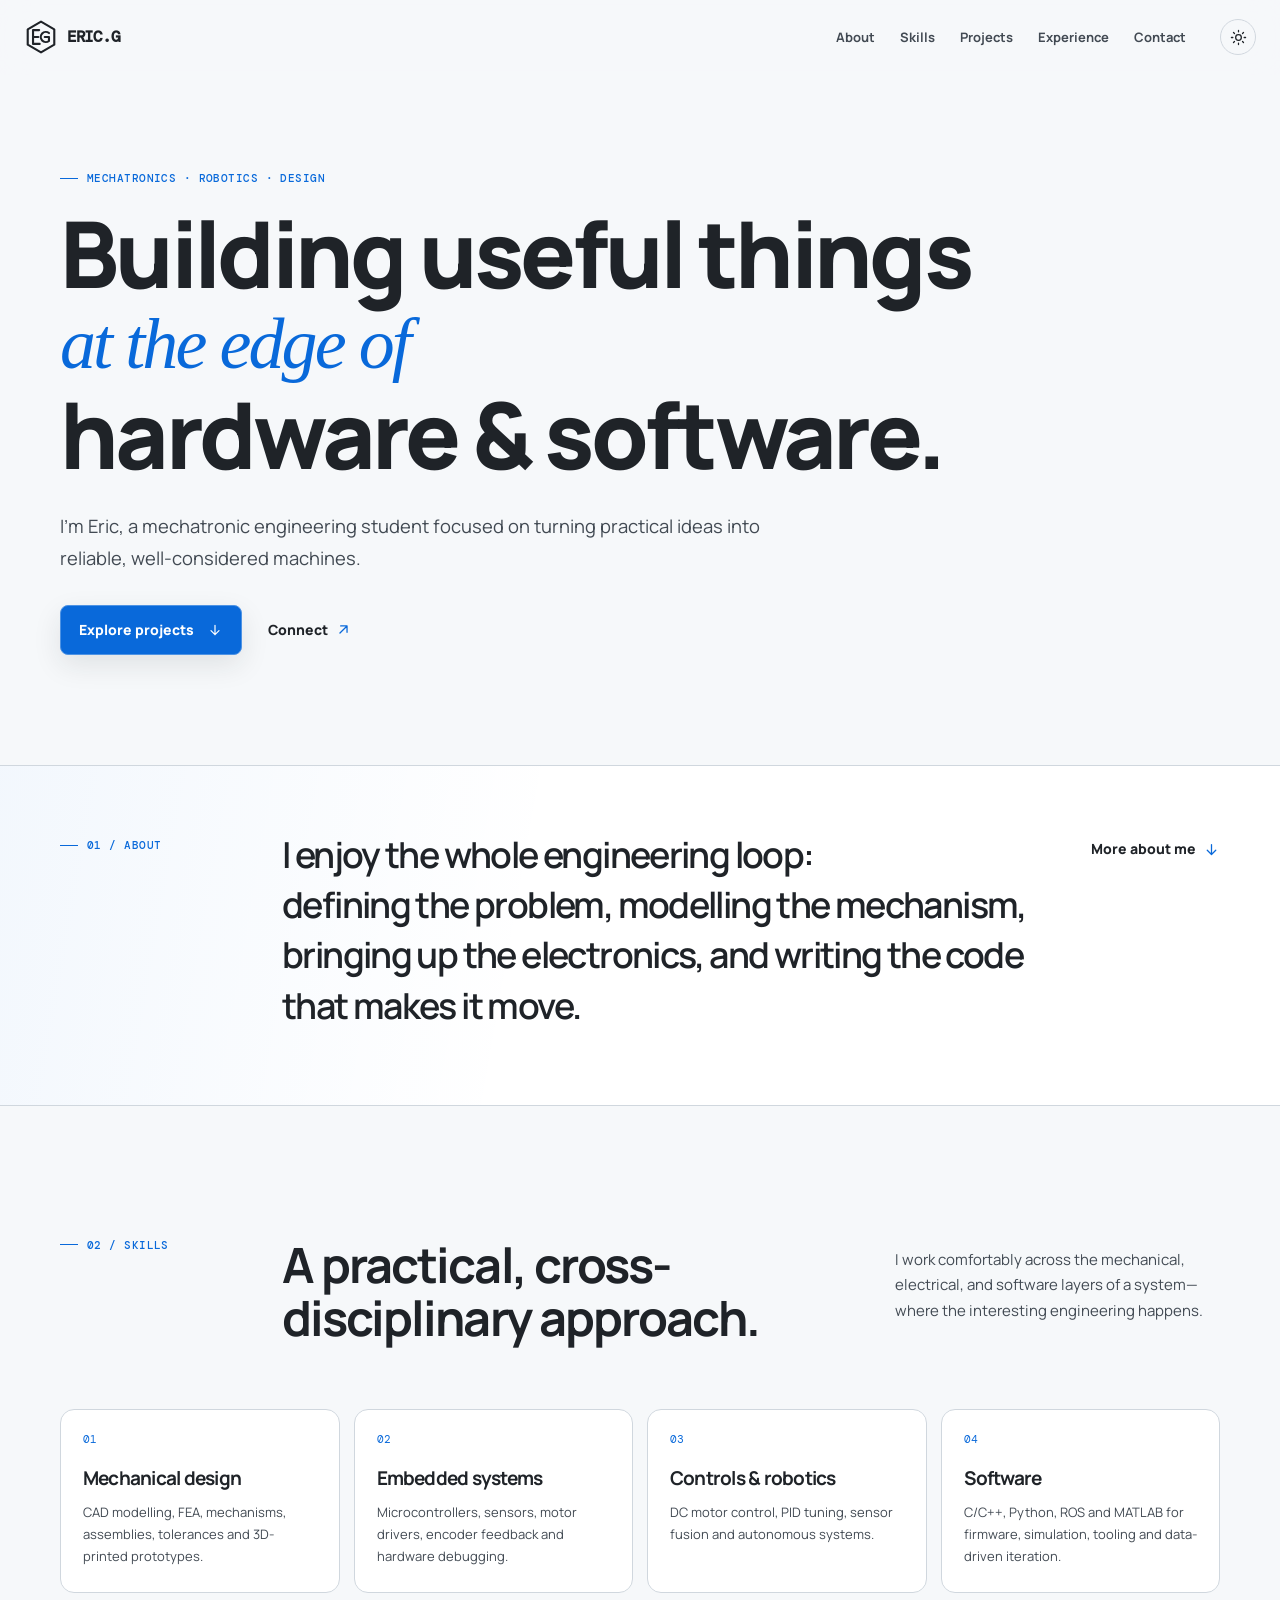
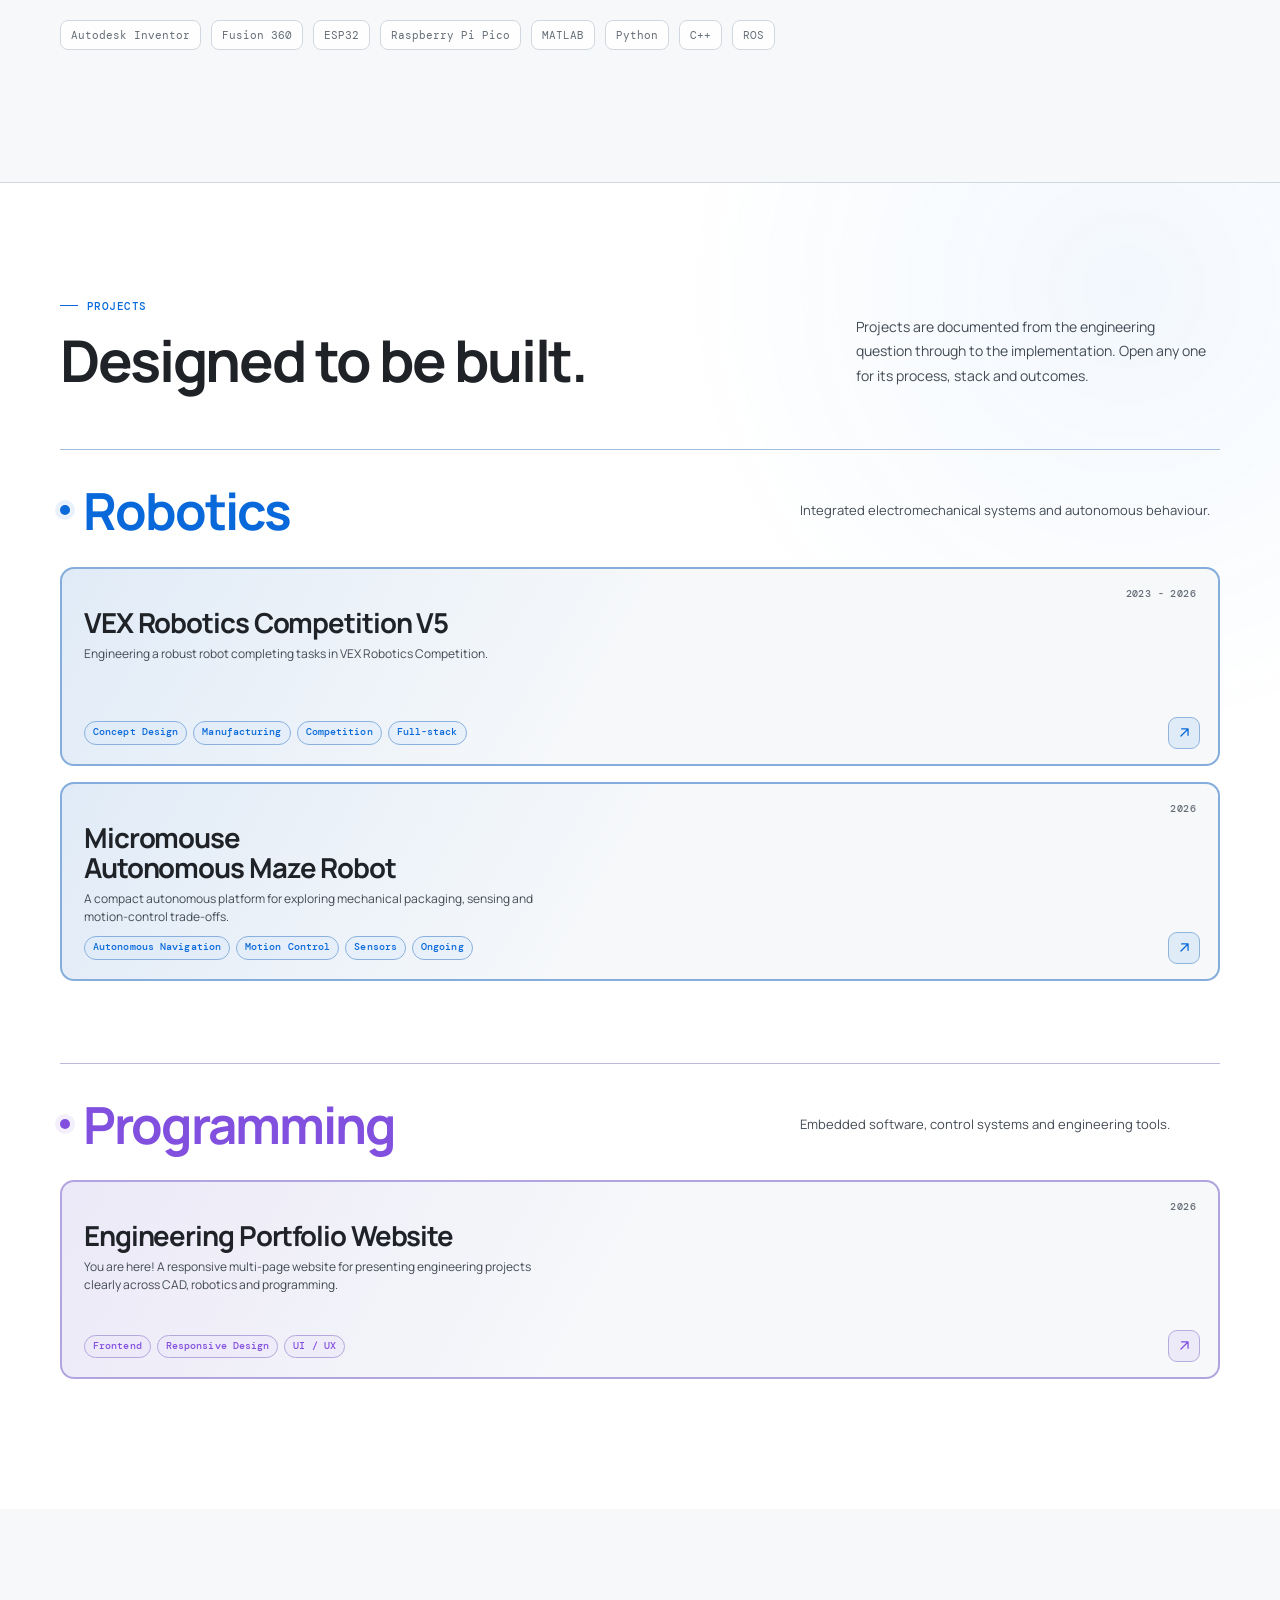
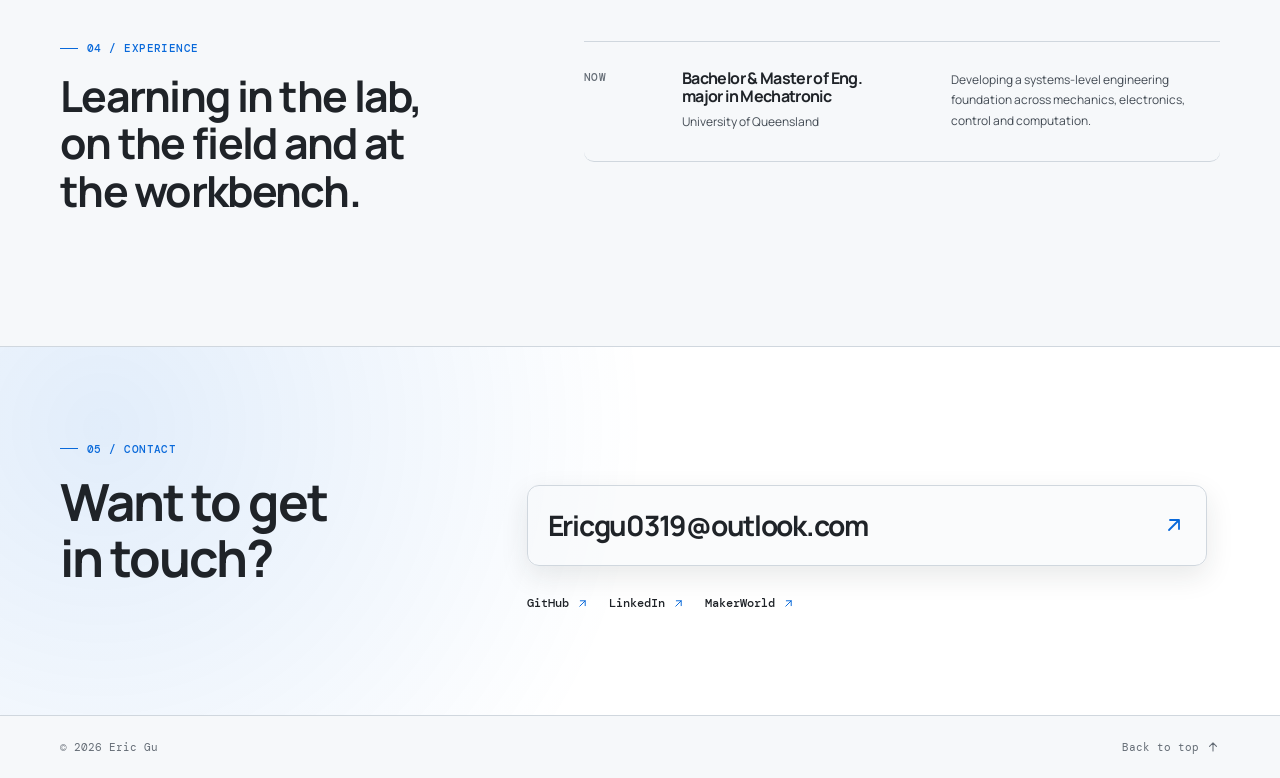
<file: index.html>
<!doctype html>
<html lang="en">

<head>
  <meta charset="UTF-8" />
  <meta name="viewport" content="width=device-width, initial-scale=1.0" />
  <meta name="description" content="Eric Gu — Mechatronic Engineering student and robotics engineer portfolio." />
  <title>Eric Gu | Mechatronics & Robotics</title>
  <script>
    document.documentElement.classList.add('js');
    (() => {
      const saved = localStorage.getItem('portfolio-theme');
      document.documentElement.dataset.theme =
        saved || (matchMedia('(prefers-color-scheme: dark)').matches ? 'dark' : 'light');
    })();
  </script>
  <link rel="preconnect" href="https://fonts.googleapis.com" />
  <link rel="preconnect" href="https://fonts.gstatic.com" crossorigin />
  <link
    href="https://fonts.googleapis.com/css2?family=DM+Mono:wght@400;500&family=Manrope:wght@400;500;600;700;800&display=swap"
    rel="stylesheet" />
  <link rel="stylesheet" href="style.css" />
</head>

<body id="top">
  <a class="skip-link" href="#main-content">Skip to content</a>
  <header class="site-header">
    <div class="nav-shell">
      <a class="brand" href="#top" aria-label="Eric Gu home">
        <img src="media/Logo.svg?v=2" alt="" width="34" height="30" />
        <span>ERIC.G</span>
      </a>
      <button class="nav-toggle" type="button" aria-expanded="false" aria-controls="site-nav">
        <span class="sr-only">Toggle navigation</span>
        <span></span>
        <span></span>
      </button>
      <nav class="site-nav" id="site-nav" aria-label="Main navigation">
        <a href="#about">About</a>
        <a href="#skills">Skills</a>
        <a href="#projects">Projects</a>
        <a href="#experience">Experience</a>
        <a href="#contact">Contact</a>
      </nav>
      <button class="theme-toggle" type="button" aria-label="Switch colour theme" title="Switch colour theme">
        <svg class="sun-icon" viewBox="0 0 24 24" aria-hidden="true">
          <circle cx="12" cy="12" r="4" />
          <path
            d="M12 2v2M12 20v2M4.93 4.93l1.41 1.41M17.66 17.66l1.41 1.41M2 12h2M20 12h2M4.93 19.07l1.41-1.41M17.66 6.34l1.41-1.41" />
        </svg>
        <svg class="moon-icon" viewBox="0 0 24 24" aria-hidden="true">
          <path d="M20.6 14.7A8.7 8.7 0 0 1 9.3 3.4 8.7 8.7 0 1 0 20.6 14.7Z" />
        </svg>
      </button>
    </div>
  </header>

  <main id="main-content">
    <!-- EDIT: Landing-page introduction -->
    <section class="hero section-shell" aria-labelledby="hero-title">
      <div class="hero-copy reveal">
        <p class="eyebrow">
          <span></span>
          Mechatronics · Robotics · Design
        </p>
        <h1 id="hero-title">
          Building useful things
          <em>at the edge of</em>
          hardware & software.
        </h1>
        <p class="hero-summary">
          I'm Eric, a mechatronic engineering student focused on turning practical ideas into
          reliable, well-considered machines.
        </p>
        <div class="hero-actions">
          <a class="button button-primary" href="#projects">
            Explore projects
            <svg viewBox="0 0 24 24" class="icon" aria-hidden="true">
              <path d="M12 5v14M6 13l6 6 6-6"></path>
            </svg>
          </a>
          <a class="text-link" href="#contact">
            Connect
            <svg viewBox="0 0 24 24" class="icon" aria-hidden="true">
              <path d="M7 17 17 7M8 7h9v9"></path>
            </svg>
          </a>
        </div>
      </div>
    </section>

    <!-- EDIT: About summary -->
    <section class="intro-band">
      <div class="section-shell intro-grid">
        <p class="eyebrow section-label">
          <span></span>
          01 / ABOUT
        </p>
        <p class="intro-statement" id="about">
          I enjoy the whole engineering loop:
          <br />
          defining the problem, modelling the mechanism, bringing up the electronics, and writing
          the code that makes it move.
        </p>
        <a class="text-link intro-link" href="#contact">
          More about me
          <svg viewBox="0 0 24 24" class="icon" aria-hidden="true">
            <path d="M12 5v14M6 13l6 6 6-6"></path>
          </svg>
        </a>
      </div>
    </section>

    <!-- EDIT: Skills and technical toolkit -->
    <section class="skills-section section-shell" id="skills" aria-labelledby="skills-heading">
      <div class="section-heading reveal">
        <p class="eyebrow section-label">
          <span></span>
          02 / SKILLS
        </p>
        <h2 id="skills-heading">A practical, cross-disciplinary approach.</h2>
        <p>
          I work comfortably across the mechanical, electrical, and software layers of a
          system—where the interesting engineering happens.
        </p>
      </div>
      <div class="capability-grid">
        <article class="capability-card reveal">
          <span class="capability-index">01</span>
          <h3>Mechanical design</h3>
          <p>CAD modelling, FEA, mechanisms, assemblies, tolerances and 3D-printed prototypes.</p>
        </article>
        <article class="capability-card reveal">
          <span class="capability-index">02</span>
          <h3>Embedded systems</h3>
          <p>
            Microcontrollers, sensors, motor drivers, encoder feedback and hardware debugging.
          </p>
        </article>
        <article class="capability-card reveal">
          <span class="capability-index">03</span>
          <h3>Controls & robotics</h3>
          <p>DC motor control, PID tuning, sensor fusion and autonomous systems.</p>
        </article>
        <article class="capability-card reveal">
          <span class="capability-index">04</span>
          <h3>Software</h3>
          <p>
            C/C++, Python, ROS and MATLAB for firmware, simulation, tooling and data-driven
            iteration.
          </p>
        </article>
      </div>
      <div class="tool-row reveal" aria-label="Tools and platforms">
        <span>Autodesk Inventor</span>
        <span>Fusion 360</span>
        <span>ESP32</span>
        <span>Raspberry Pi Pico</span>
        <span>MATLAB</span>
        <span>Python</span>
        <span>C++</span>
        <span>ROS</span>
      </div>
    </section>

    <!-- EDIT: Project groups and project cards -->
    <section class="projects-section" id="projects" aria-labelledby="projects-heading">
      <div class="section-shell">
        <div class="projects-header reveal">
          <div>
            <p class="eyebrow section-label">
              <span></span>
              PROJECTS
            </p>
            <h2 id="projects-heading">Designed to be built.</h2>
          </div>
          <p>
            Projects are documented from the engineering question through to the implementation.
            Open any one for its process, stack and outcomes.
          </p>
        </div>
        <div class="project-groups">
          <!-- Add each project by duplicating one complete project-card in the relevant list. -->
          <!--
          <section class="project-group reveal" data-project-type="cad" aria-labelledby="cad-projects-heading">
            <div class="project-group-heading">
              <h3 id="cad-projects-heading">CAD</h3>
              <p>Mechanical design, prototyping and manufacturing.</p>
            </div>
            <div class="project-list">
              
            </div>
          </section>
          -->

          <section class="project-group reveal" data-project-type="robotics"
            aria-labelledby="robotics-projects-heading">
            <div class="project-group-heading">
              <h3 id="robotics-projects-heading">Robotics</h3>
              <p>Integrated electromechanical systems and autonomous behaviour.</p>
            </div>
            <div class="project-list">
              <article class="project-card project-vex reveal">
                <a class="project-card-link" href="projects/vex-robotics.html" aria-label="Read the VEX robotics project case study">
                  <div class="project-content">
                    <div class="project-meta"><span>2023 - 2026</span></div>
                    <h3>VEX Robotics Competition V5</h3>
                    <p>
                      Engineering a robust robot completing tasks in VEX Robotics Competition.
                    </p>
                    <!-- These tags are plain editable strings. Add, remove or rename them freely. -->
                    <div class="project-tags">
                      <span>Concept Design</span>
                      <span>Manufacturing</span>
                      <span>Competition</span>
                      <span>Full-stack</span>
                    </div>
                    <span class="project-arrow" aria-hidden="true">
                      <svg viewBox="0 0 24 24" class="icon">
                        <path d="M7 17 17 7M8 7h9v9"></path>
                      </svg>
                    </span>
                  </div>
                </a>
              </article>

              <article class="project-card project-micromouse reveal">
                <a class="project-card-link" href="projects/micromouse.html"
                  aria-label="Read the Micromouse project case study">
                  <div class="project-content">
                    <div class="project-meta"><span>2026</span></div>
                    <h3>Micromouse Autonomous Maze Robot</h3>
                    <p>
                      A compact autonomous platform for exploring mechanical packaging, sensing
                      and motion-control trade-offs.
                    </p>
                    <div class="project-tags">
                      <span>Autonomous Navigation</span>
                      <span>Motion Control</span>
                      <span>Sensors</span>
                      <span>Ongoing</span>
                    </div>
                    <span class="project-arrow" aria-hidden="true">
                      <svg viewBox="0 0 24 24" class="icon">
                        <path d="M7 17 17 7M8 7h9v9"></path>
                      </svg>
                    </span>
                  </div>
                </a>
              </article>
            </div>
          </section>

          <section class="project-group reveal" data-project-type="programming"
            aria-labelledby="programming-projects-heading">
            <div class="project-group-heading">
              <h3 id="programming-projects-heading">Programming</h3>
              <p>Embedded software, control systems and engineering tools.</p>
            </div>
            <div class="project-list">
              <article class="project-card project-portfolio reveal">
                <a class="project-card-link" href="projects/portfolio-website.html"
                  aria-label="Read the engineering portfolio website case study">
                  <div class="project-content">
                    <div class="project-meta"><span>2026</span></div>
                    <h3>Engineering Portfolio Website</h3>
                    <p>
                      You are here! A responsive multi-page website for presenting engineering
                      projects clearly across CAD, robotics and programming.
                    </p>
                    <div class="project-tags">
                      <span>Frontend</span>
                      <span>Responsive Design</span>
                      <span>UI / UX</span>
                    </div>
                    <span class="project-arrow" aria-hidden="true">
                      <svg viewBox="0 0 24 24" class="icon">
                        <path d="M7 17 17 7M8 7h9v9"></path>
                      </svg>
                    </span>
                  </div>
                </a>
              </article>
            </div>
          </section>
        </div>
      </div>
    </section>

    <!-- EDIT: Education and experience timeline -->
    <section class="experience-section section-shell" id="experience" aria-labelledby="experience-heading">
      <div class="experience-title reveal">
        <p class="eyebrow section-label">
          <span></span>
          04 / EXPERIENCE
        </p>
        <h2 id="experience-heading">Learning in the lab, on the field and at the workbench.</h2>
      </div>
      <div class="timeline reveal">
        <article class="timeline-item">
          <p class="timeline-date">NOW</p>
          <div>
            <h3>Bachelor &amp; Master of Eng.<br/>major in Mechatronic</h3>
            <p>University of Queensland</p>
          </div>
          <p class="timeline-description">
            Developing a systems-level engineering foundation across mechanics, electronics,
            control and computation.
          </p>
        </article>
      </div>
    </section>

    <!-- EDIT: Contact details and profile links -->
    <section class="contact-section" id="contact" aria-labelledby="contact-heading">
      <div class="section-shell contact-grid reveal">
        <div>
          <p class="eyebrow section-label">
            <span></span>
            05 / CONTACT
          </p>
          <h2 id="contact-heading">Want to get in touch?</h2>
        </div>
        <div class="contact-details">
          <!-- Replace these links with your public contact details before publishing. -->
          <a class="contact-email" href="mailto:ericgu0319@outlook.com">
            Ericgu0319@outlook.com
            <svg viewBox="0 0 24 24" class="icon" aria-hidden="true">
              <path d="M7 17 17 7M8 7h9v9"></path>
            </svg>
          </a>
          <div class="social-links">
            <a href="https://github.com/moooeg" target="_blank" rel="noreferrer">
              GitHub
              <svg viewBox="0 0 24 24" class="icon" aria-hidden="true">
                <path d="M7 17 17 7M8 7h9v9"></path>
              </svg>
            </a>
            <a href="https://www.linkedin.com/in/zhexun-gu-564752370/" target="_blank" rel="noreferrer">
              LinkedIn
              <svg viewBox="0 0 24 24" class="icon" aria-hidden="true">
                <path d="M7 17 17 7M8 7h9v9"></path>
              </svg>
            </a>
            <a href="https://makerworld.com/en/@Moooeg" target="_blank" rel="noreferrer">
              MakerWorld
              <svg viewBox="0 0 24 24" class="icon" aria-hidden="true">
                <path d="M7 17 17 7M8 7h9v9"></path>
              </svg>
            </a>
          </div>
        </div>
      </div>
    </section>
  </main>
  <footer class="site-footer">
    <div class="section-shell">
      <span>
        ©
        <span id="year"></span>
        Eric Gu
      </span>
      <a href="#top">
        Back to top
        <svg viewBox="0 0 24 24" class="icon" aria-hidden="true">
          <path d="M12 19V5M6 11l6-6 6 6"></path>
        </svg>
      </a>
    </div>
  </footer>
  <script src="script.js"></script>
</body>

</html>
</file>
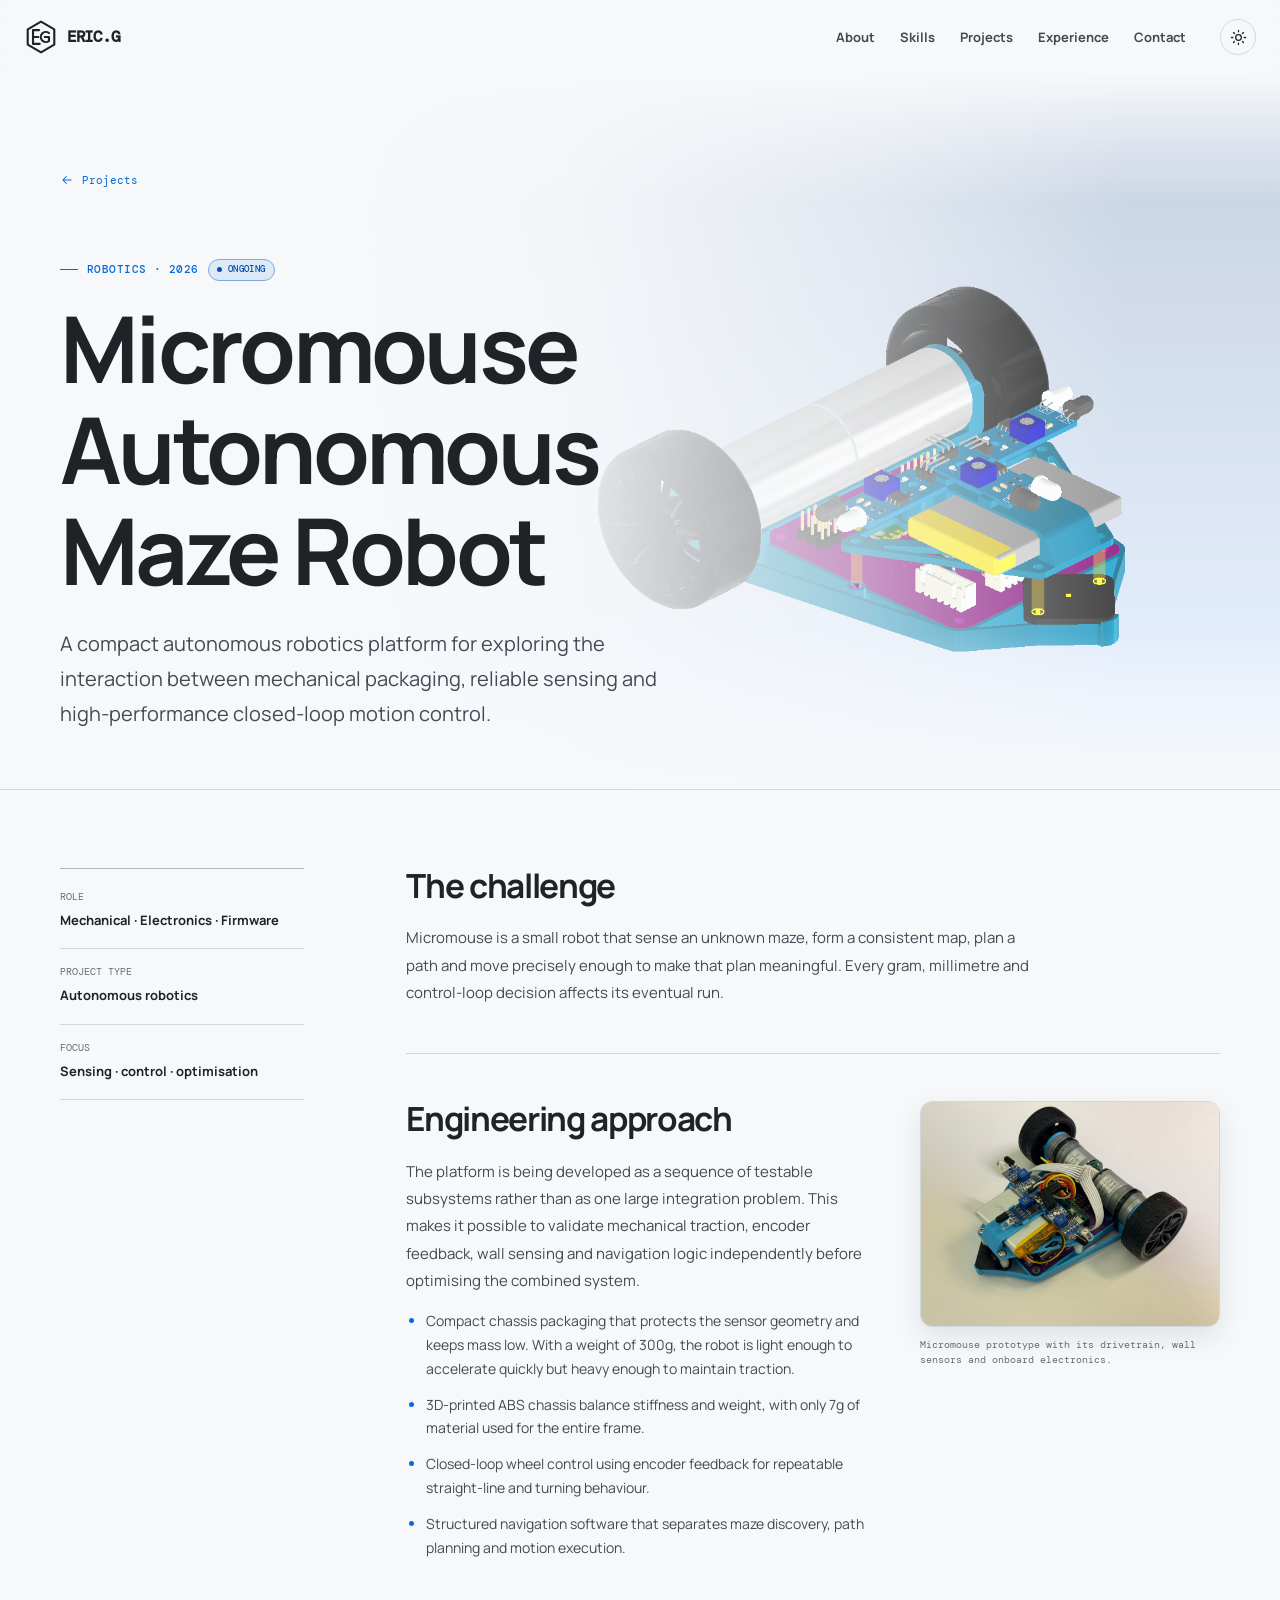
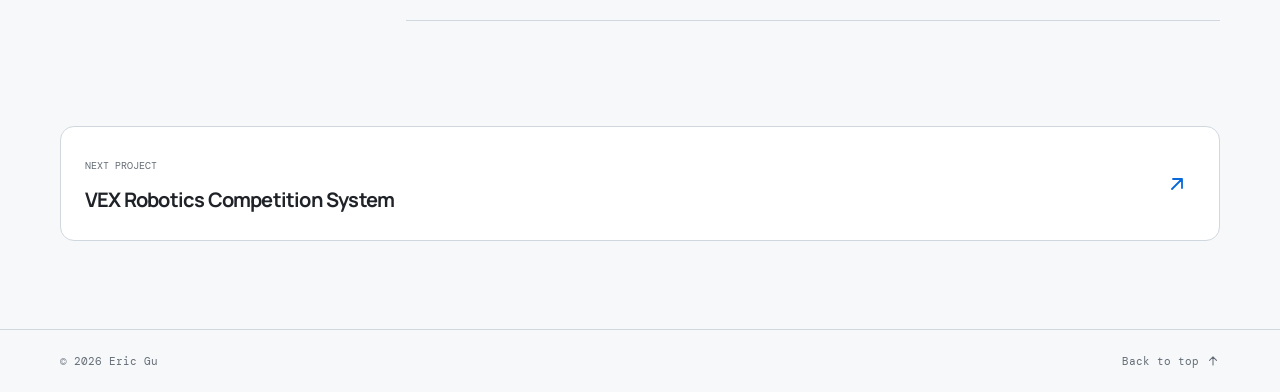
<file: projects/micromouse.html>
<!doctype html>
<html lang="en">
  <head>
    <meta charset="UTF-8" />
    <meta name="viewport" content="width=device-width, initial-scale=1.0" />
    <meta name="description" content="Micromouse autonomous maze robot project by Eric Gu." />
    <title>Micromouse | Eric Gu</title>
    <script>
      document.documentElement.classList.add('js');
      (() => {
        const saved = localStorage.getItem('portfolio-theme');
        document.documentElement.dataset.theme =
          saved || (matchMedia('(prefers-color-scheme: dark)').matches ? 'dark' : 'light');
      })();
    </script>
    <link rel="preconnect" href="https://fonts.googleapis.com" />
    <link rel="preconnect" href="https://fonts.gstatic.com" crossorigin />
    <link
      href="https://fonts.googleapis.com/css2?family=DM+Mono:wght@400;500&family=Manrope:wght@400;500;600;700;800&display=swap"
      rel="stylesheet"
    />
    <link rel="stylesheet" href="../style.css" />
  </head>
  <body class="project-page micromouse-project-page" id="top">
    <a class="skip-link" href="#main-content">Skip to content</a>
    <header class="site-header">
      <div class="nav-shell">
        <a class="brand" href="../index.html" aria-label="Eric Gu home">
          <img src="../media/Logo.svg?v=2" alt="" width="34" height="30" />
          <span>ERIC.G</span>
        </a>
        <button class="nav-toggle" type="button" aria-expanded="false" aria-controls="site-nav">
          <span class="sr-only">Toggle navigation</span>
          <span></span>
          <span></span>
        </button>
        <nav class="site-nav" id="site-nav" aria-label="Main navigation">
          <a href="../index.html#about">About</a>
          <a href="../index.html#skills">Skills</a>
          <a href="../index.html#projects">Projects</a>
          <a href="../index.html#experience">Experience</a>
          <a href="../index.html#contact">Contact</a>
        </nav>
        <button class="theme-toggle" type="button" aria-label="Switch colour theme">
          <svg class="sun-icon" viewBox="0 0 24 24" aria-hidden="true">
            <circle cx="12" cy="12" r="4" />
            <path
              d="M12 2v2M12 20v2M4.93 4.93l1.41 1.41M17.66 17.66l1.41 1.41M2 12h2M20 12h2M4.93 19.07l1.41-1.41M17.66 6.34l1.41-1.41"
            /></svg
          ><svg class="moon-icon" viewBox="0 0 24 24" aria-hidden="true">
            <path d="M20.6 14.7A8.7 8.7 0 0 1 9.3 3.4 8.7 8.7 0 1 0 20.6 14.7Z" />
          </svg>
        </button>
      </div>
    </header>
    <main id="main-content">
      <section class="project-hero">
        <a class="project-breadcrumb" href="../index.html#projects">
          <svg viewBox="0 0 24 24" class="icon" aria-hidden="true">
            <path d="M19 12H5M11 6l-6 6 6 6"></path>
          </svg>
          <span>Projects</span>
        </a>
        <p class="eyebrow">
          <span></span>
          Robotics · 2026
          <span class="project-status">Ongoing</span>
        </p>
        <h1>
          Micromouse
          <br />
          Autonomous Maze Robot
        </h1>
        <p class="project-lede">
          A compact autonomous robotics platform for exploring the interaction between mechanical
          packaging, reliable sensing and high-performance closed-loop motion control.
        </p>
      </section>
      <div class="project-details">
        <aside class="project-facts">
          <div class="project-fact">
            <span>Role</span>
            <strong>Mechanical · Electronics · Firmware</strong>
          </div>
          <div class="project-fact">
            <span>Project type</span>
            <strong>Autonomous robotics</strong>
          </div>
          <div class="project-fact">
            <span>Focus</span>
            <strong>Sensing · control · optimisation</strong>
          </div>
        </aside>
        <article class="case-study">
          <section>
            <h2>The challenge</h2>
            <p>
              Micromouse is a small robot that sense an unknown maze,
              form a consistent map, plan a path and move precisely enough to make that plan
              meaningful. Every gram, millimetre and control-loop decision affects its eventual run.
            </p>
          </section>
          <section class="micromouse-feature">
            <div class="micromouse-feature-copy">
              <h2>Engineering approach</h2>
              <p>
                The platform is being developed as a sequence of testable subsystems rather than as
                one large integration problem. This makes it possible to validate mechanical
                traction, encoder feedback, wall sensing and navigation logic independently before
                optimising the combined system.
              </p>
              <ul>
                <li>
                  Compact chassis packaging that protects the sensor geometry and keeps mass low. With a weight of 300g, the robot is light enough to accelerate quickly but heavy enough to maintain traction.
                </li>
                <li>
                  3D-printed ABS chassis balance stiffness and weight, with only 7g of material used for the entire frame.
                </li>
                <li>
                  Closed-loop wheel control using encoder feedback for repeatable straight-line and
                  turning behaviour.
                </li>
                <li>
                  Structured navigation software that separates maze discovery, path planning and
                  motion execution.
                </li>
              </ul>
            </div>
            <figure class="micromouse-project-media">
              <img
                src="../media/Micromouse.jpeg"
                alt="Micromouse prototype showing its drivetrain, wall sensors and onboard electronics"
                width="4032"
                height="3024"
                loading="lazy"
                decoding="async"
              />
              <figcaption>
                Micromouse prototype with its drivetrain, wall sensors and onboard electronics.
              </figcaption>
            </figure>
          </section>
        </article>
      </div>
    </main>
    <a class="next-project" href="vex-robotics.html">
      <div>
        <span>NEXT PROJECT</span>
        <strong>VEX Robotics Competition System</strong>
      </div>
      <span class="next-project-icon" aria-hidden="true">
        <svg viewBox="0 0 24 24" class="icon">
          <path d="M7 17 17 7M8 7h9v9"></path>
        </svg>
      </span>
    </a>
    <footer class="site-footer">
      <div class="section-shell">
        <span>
          ©
          <span id="year"></span>
          Eric Gu
        </span>
        <a href="#top">
          Back to top
          <svg viewBox="0 0 24 24" class="icon" aria-hidden="true">
            <path d="M12 19V5M6 11l6-6 6 6"></path>
          </svg>
        </a>
      </div>
    </footer>
    <script src="../script.js"></script>
  </body>
</html>
</file>
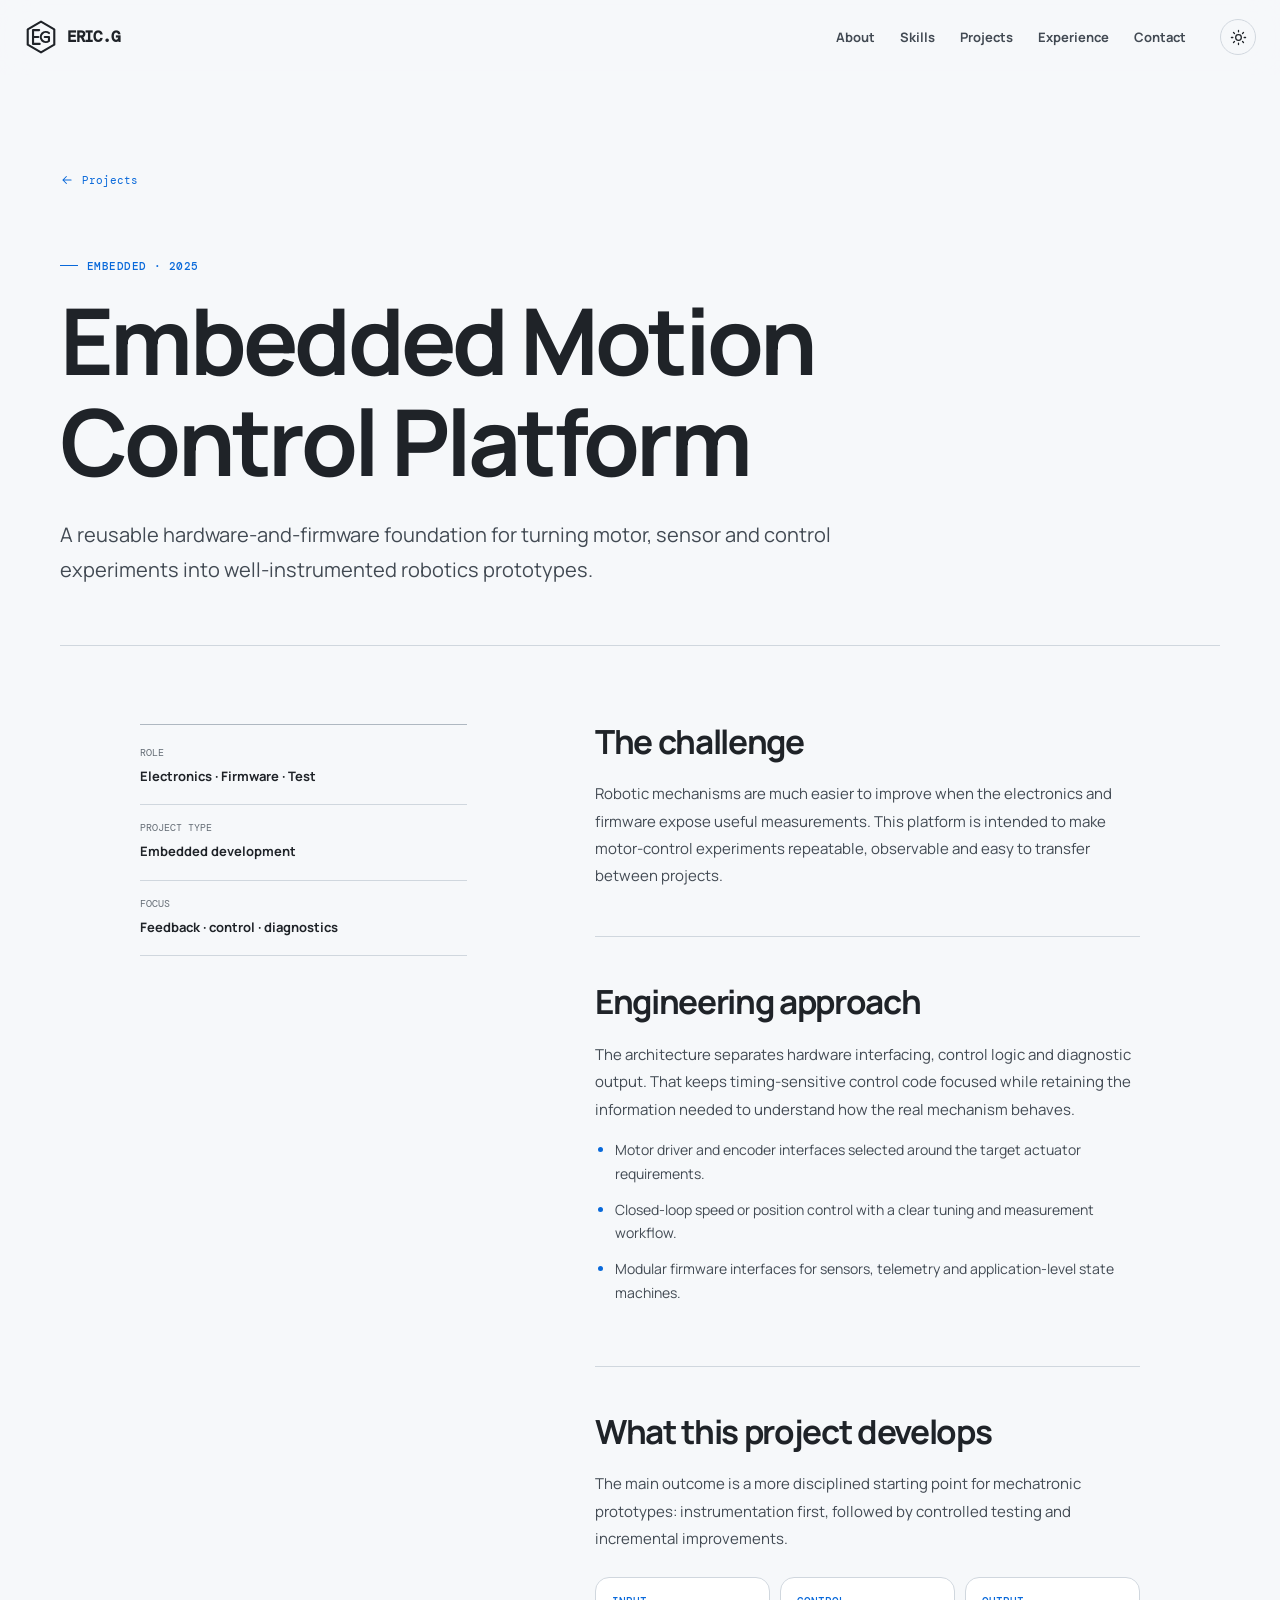
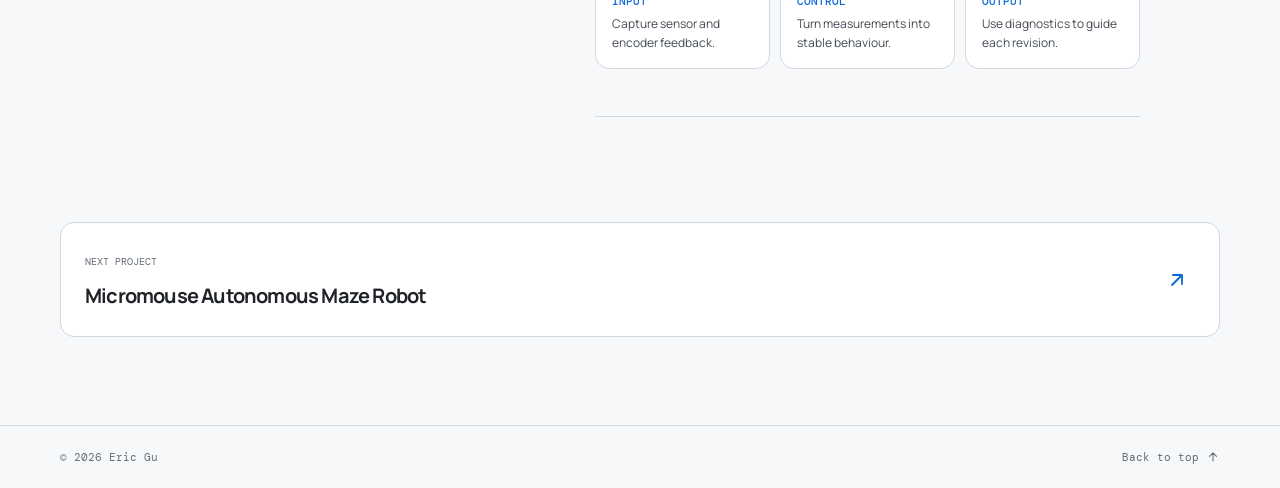
<file: projects/motion-controller.html>
<!doctype html>
<html lang="en">
  <head>
    <meta charset="UTF-8" />
    <meta name="viewport" content="width=device-width, initial-scale=1.0" />
    <meta name="description" content="Embedded motion control platform project by Eric Gu." />
    <title>Motion Control Platform | Eric Gu</title>
    <script>
      document.documentElement.classList.add('js');
      (() => {
        const saved = localStorage.getItem('portfolio-theme');
        document.documentElement.dataset.theme =
          saved || (matchMedia('(prefers-color-scheme: dark)').matches ? 'dark' : 'light');
      })();
    </script>
    <link rel="preconnect" href="https://fonts.googleapis.com" />
    <link rel="preconnect" href="https://fonts.gstatic.com" crossorigin />
    <link
      href="https://fonts.googleapis.com/css2?family=DM+Mono:wght@400;500&family=Manrope:wght@400;500;600;700;800&display=swap"
      rel="stylesheet"
    />
    <link rel="stylesheet" href="../style.css" />
  </head>
  <body class="project-page" id="top">
    <a class="skip-link" href="#main-content">Skip to content</a>
    <header class="site-header">
      <div class="nav-shell">
        <a class="brand" href="../index.html" aria-label="Eric Gu home">
          <img src="../media/Logo.svg?v=2" alt="" width="34" height="30" />
          <span>ERIC.G</span>
        </a>
        <button class="nav-toggle" type="button" aria-expanded="false" aria-controls="site-nav">
          <span class="sr-only">Toggle navigation</span>
          <span></span>
          <span></span>
        </button>
        <nav class="site-nav" id="site-nav" aria-label="Main navigation">
          <a href="../index.html#about">About</a>
          <a href="../index.html#skills">Skills</a>
          <a href="../index.html#projects">Projects</a>
          <a href="../index.html#experience">Experience</a>
          <a href="../index.html#contact">Contact</a>
        </nav>
        <button class="theme-toggle" type="button" aria-label="Switch colour theme">
          <svg class="sun-icon" viewBox="0 0 24 24" aria-hidden="true">
            <circle cx="12" cy="12" r="4" />
            <path
              d="M12 2v2M12 20v2M4.93 4.93l1.41 1.41M17.66 17.66l1.41 1.41M2 12h2M20 12h2M4.93 19.07l1.41-1.41M17.66 6.34l1.41-1.41"
            /></svg
          ><svg class="moon-icon" viewBox="0 0 24 24" aria-hidden="true">
            <path d="M20.6 14.7A8.7 8.7 0 0 1 9.3 3.4 8.7 8.7 0 1 0 20.6 14.7Z" />
          </svg>
        </button>
      </div>
    </header>
    <main id="main-content">
      <section class="project-hero">
        <a class="project-breadcrumb" href="../index.html#projects">
          <svg viewBox="0 0 24 24" class="icon" aria-hidden="true">
            <path d="M19 12H5M11 6l-6 6 6 6"></path>
          </svg>
          <span>Projects</span>
        </a>
        <p class="eyebrow">
          <span></span>
          Embedded · 2025
        </p>
        <h1>
          Embedded Motion
          <br />
          Control Platform
        </h1>
        <p class="project-lede">
          A reusable hardware-and-firmware foundation for turning motor, sensor and control
          experiments into well-instrumented robotics prototypes.
        </p>
      </section>
      <div class="project-details">
        <aside class="project-facts">
          <div class="project-fact">
            <span>Role</span>
            <strong>Electronics · Firmware · Test</strong>
          </div>
          <div class="project-fact">
            <span>Project type</span>
            <strong>Embedded development</strong>
          </div>
          <div class="project-fact">
            <span>Focus</span>
            <strong>Feedback · control · diagnostics</strong>
          </div>
        </aside>
        <article class="case-study">
          <section>
            <h2>The challenge</h2>
            <p>
              Robotic mechanisms are much easier to improve when the electronics and firmware expose
              useful measurements. This platform is intended to make motor-control experiments
              repeatable, observable and easy to transfer between projects.
            </p>
          </section>
          <section>
            <h2>Engineering approach</h2>
            <p>
              The architecture separates hardware interfacing, control logic and diagnostic output.
              That keeps timing-sensitive control code focused while retaining the information
              needed to understand how the real mechanism behaves.
            </p>
            <ul>
              <li>
                Motor driver and encoder interfaces selected around the target actuator
                requirements.
              </li>
              <li>
                Closed-loop speed or position control with a clear tuning and measurement workflow.
              </li>
              <li>
                Modular firmware interfaces for sensors, telemetry and application-level state
                machines.
              </li>
            </ul>
          </section>
          <section>
            <h2>What this project develops</h2>
            <p>
              The main outcome is a more disciplined starting point for mechatronic prototypes:
              instrumentation first, followed by controlled testing and incremental improvements.
            </p>
            <div class="outcome-grid">
              <div class="outcome-card">
                <span>INPUT</span>
                <p>Capture sensor and encoder feedback.</p>
              </div>
              <div class="outcome-card">
                <span>CONTROL</span>
                <p>Turn measurements into stable behaviour.</p>
              </div>
              <div class="outcome-card">
                <span>OUTPUT</span>
                <p>Use diagnostics to guide each revision.</p>
              </div>
            </div>
          </section>
        </article>
      </div>
    </main>
    <a class="next-project" href="micromouse.html">
      <div>
        <span>NEXT PROJECT</span>
        <strong>Micromouse Autonomous Maze Robot</strong>
      </div>
      <span class="next-project-icon" aria-hidden="true">
        <svg viewBox="0 0 24 24" class="icon">
          <path d="M7 17 17 7M8 7h9v9"></path>
        </svg>
      </span>
    </a>
    <footer class="site-footer">
      <div class="section-shell">
        <span>
          ©
          <span id="year"></span>
          Eric Gu
        </span>
        <a href="#top">
          Back to top
          <svg viewBox="0 0 24 24" class="icon" aria-hidden="true">
            <path d="M12 19V5M6 11l6-6 6 6"></path>
          </svg>
        </a>
      </div>
    </footer>
    <script src="../script.js"></script>
  </body>
</html>
</file>
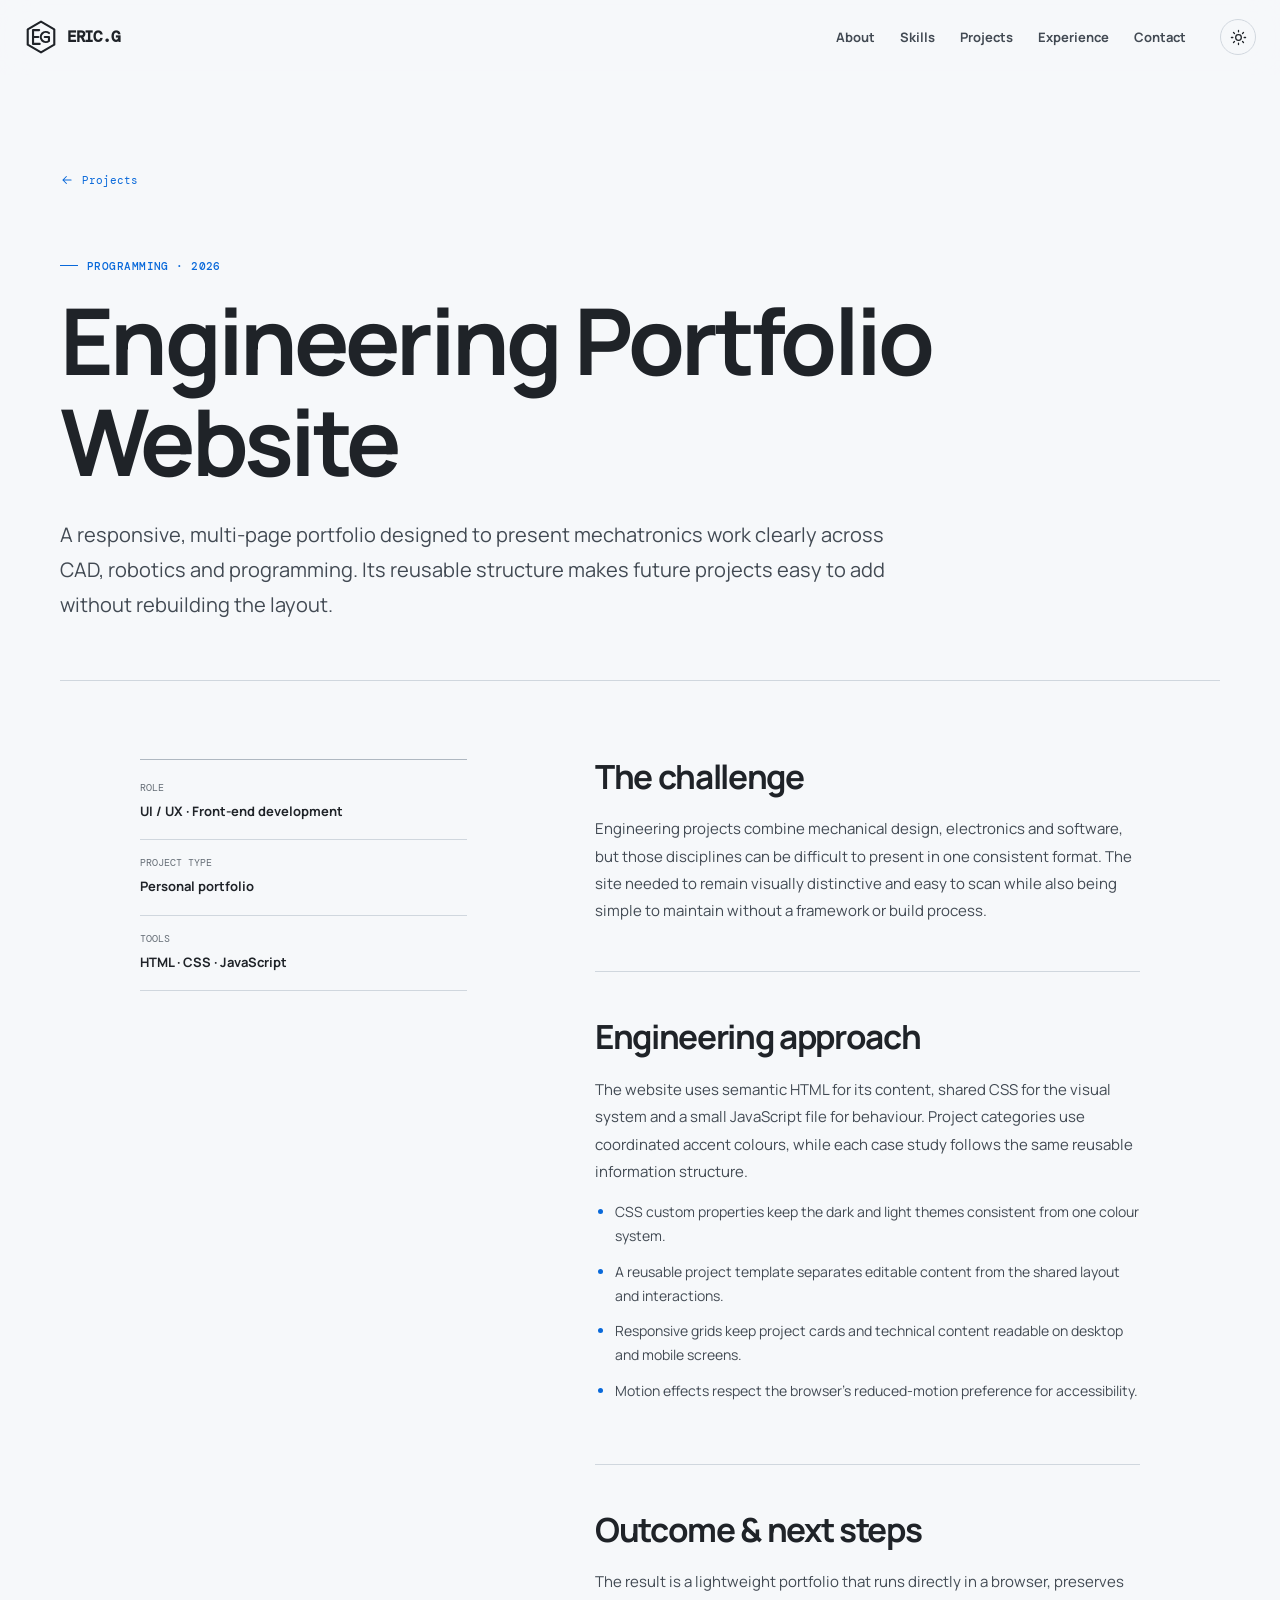
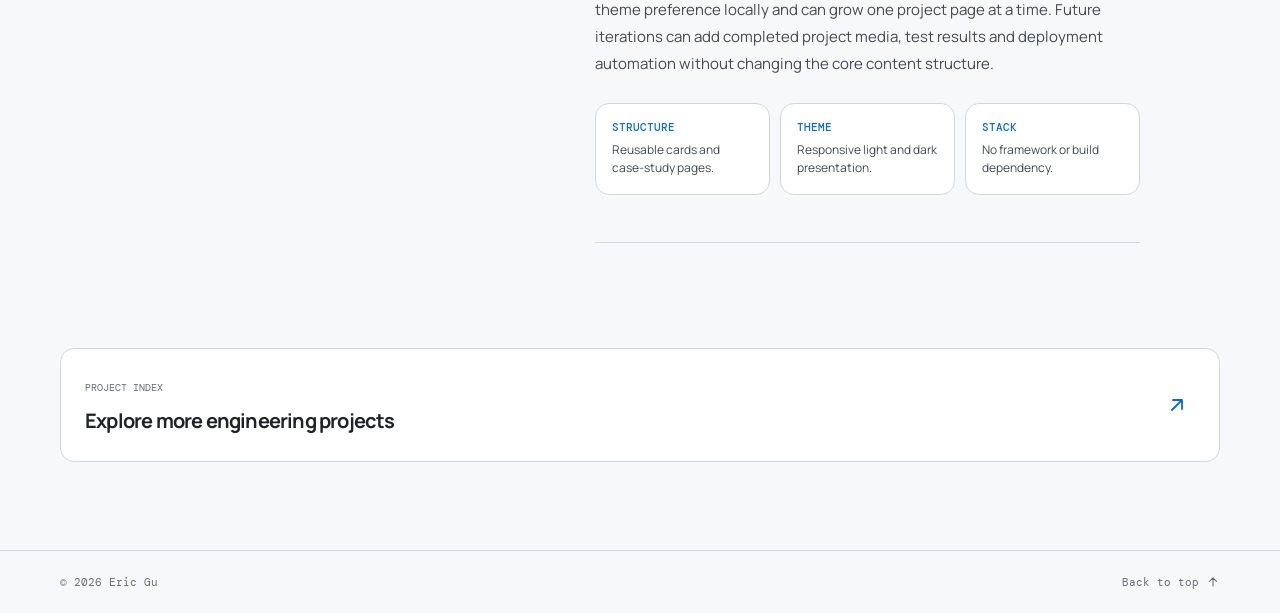
<file: projects/portfolio-website.html>
<!doctype html>
<html lang="en">
  <head>
    <meta charset="UTF-8" />
    <meta name="viewport" content="width=device-width, initial-scale=1.0" />
    <meta name="description" content="Portfolio website project by Eric Gu." />
    <title>Portfolio Website | Eric Gu</title>

    <script>
      document.documentElement.classList.add('js');

      (() => {
        const savedTheme = localStorage.getItem('portfolio-theme');
        const systemTheme = matchMedia('(prefers-color-scheme: dark)').matches ? 'dark' : 'light';
        document.documentElement.dataset.theme = savedTheme || systemTheme;
      })();
    </script>

    <link rel="preconnect" href="https://fonts.googleapis.com" />
    <link rel="preconnect" href="https://fonts.gstatic.com" crossorigin />
    <link
      href="https://fonts.googleapis.com/css2?family=DM+Mono:wght@400;500&family=Manrope:wght@400;500;600;700;800&display=swap"
      rel="stylesheet"
    />
    <link rel="stylesheet" href="../style.css" />
  </head>

  <body class="project-page" id="top">
    <a class="skip-link" href="#main-content">Skip to content</a>

    <header class="site-header">
      <div class="nav-shell">
        <a class="brand" href="../index.html" aria-label="Eric Gu home">
          <img src="../media/Logo.svg?v=2" alt="" width="34" height="30" />
          <span>ERIC.G</span>
        </a>

        <button class="nav-toggle" type="button" aria-expanded="false" aria-controls="site-nav">
          <span class="sr-only">Toggle navigation</span>
          <span></span>
          <span></span>
        </button>

        <nav class="site-nav" id="site-nav" aria-label="Main navigation">
          <a href="../index.html#about">About</a>
          <a href="../index.html#skills">Skills</a>
          <a href="../index.html#projects">Projects</a>
          <a href="../index.html#experience">Experience</a>
          <a href="../index.html#contact">Contact</a>
        </nav>

        <button class="theme-toggle" type="button" aria-label="Switch colour theme">
          <svg class="sun-icon" viewBox="0 0 24 24" aria-hidden="true">
            <circle cx="12" cy="12" r="4"></circle>
            <path
              d="M12 2v2M12 20v2M4.93 4.93l1.41 1.41M17.66 17.66l1.41 1.41M2 12h2M20 12h2M4.93 19.07l1.41-1.41M17.66 6.34l1.41-1.41"
            ></path>
          </svg>
          <svg class="moon-icon" viewBox="0 0 24 24" aria-hidden="true">
            <path d="M20.6 14.7A8.7 8.7 0 0 1 9.3 3.4 8.7 8.7 0 1 0 20.6 14.7Z"></path>
          </svg>
        </button>
      </div>
    </header>

    <main id="main-content">
      <section class="project-hero">
        <a class="project-breadcrumb" href="../index.html#projects">
          <svg viewBox="0 0 24 24" class="icon" aria-hidden="true">
            <path d="M19 12H5M11 6l-6 6 6 6"></path>
          </svg>
          <span>Projects</span>
        </a>

        <p class="eyebrow">
          <span></span>
          Programming · 2026
        </p>
        <h1>
          Engineering Portfolio
          <br />
          Website
        </h1>
        <p class="project-lede">
          A responsive, multi-page portfolio designed to present mechatronics work clearly across
          CAD, robotics and programming. Its reusable structure makes future projects easy to add
          without rebuilding the layout.
        </p>
      </section>

      <div class="project-details">
        <aside class="project-facts">
          <div class="project-fact">
            <span>Role</span>
            <strong>UI / UX · Front-end development</strong>
          </div>
          <div class="project-fact">
            <span>Project type</span>
            <strong>Personal portfolio</strong>
          </div>
          <div class="project-fact">
            <span>Tools</span>
            <strong>HTML · CSS · JavaScript</strong>
          </div>
        </aside>

        <article class="case-study">
          <section>
            <h2>The challenge</h2>
            <p>
              Engineering projects combine mechanical design, electronics and software, but those
              disciplines can be difficult to present in one consistent format. The site needed to
              remain visually distinctive and easy to scan while also being simple to maintain
              without a framework or build process.
            </p>
          </section>

          <section>
            <h2>Engineering approach</h2>
            <p>
              The website uses semantic HTML for its content, shared CSS for the visual system and a
              small JavaScript file for behaviour. Project categories use coordinated accent
              colours, while each case study follows the same reusable information structure.
            </p>
            <ul>
              <li>
                CSS custom properties keep the dark and light themes consistent from one colour
                system.
              </li>
              <li>
                A reusable project template separates editable content from the shared layout and
                interactions.
              </li>
              <li>
                Responsive grids keep project cards and technical content readable on desktop and
                mobile screens.
              </li>
              <li>
                Motion effects respect the browser's reduced-motion preference for accessibility.
              </li>
            </ul>
          </section>

          <section>
            <h2>Outcome & next steps</h2>
            <p>
              The result is a lightweight portfolio that runs directly in a browser, preserves theme
              preference locally and can grow one project page at a time. Future iterations can add
              completed project media, test results and deployment automation without changing the
              core content structure.
            </p>

            <div class="outcome-grid">
              <div class="outcome-card">
                <span>STRUCTURE</span>
                <p>Reusable cards and case-study pages.</p>
              </div>
              <div class="outcome-card">
                <span>THEME</span>
                <p>Responsive light and dark presentation.</p>
              </div>
              <div class="outcome-card">
                <span>STACK</span>
                <p>No framework or build dependency.</p>
              </div>
            </div>
          </section>
        </article>
      </div>
    </main>

    <a class="next-project" href="../index.html#projects">
      <div>
        <span>PROJECT INDEX</span>
        <strong>Explore more engineering projects</strong>
      </div>
      <span class="next-project-icon" aria-hidden="true">
        <svg viewBox="0 0 24 24" class="icon">
          <path d="M7 17 17 7M8 7h9v9"></path>
        </svg>
      </span>
    </a>

    <footer class="site-footer">
      <div class="section-shell">
        <span>
          ©
          <span id="year"></span>
          Eric Gu
        </span>
        <a href="#top">
          Back to top
          <svg viewBox="0 0 24 24" class="icon" aria-hidden="true">
            <path d="M12 19V5M6 11l6-6 6 6"></path>
          </svg>
        </a>
      </div>
    </footer>

    <script src="../script.js"></script>
  </body>
</html>
</file>
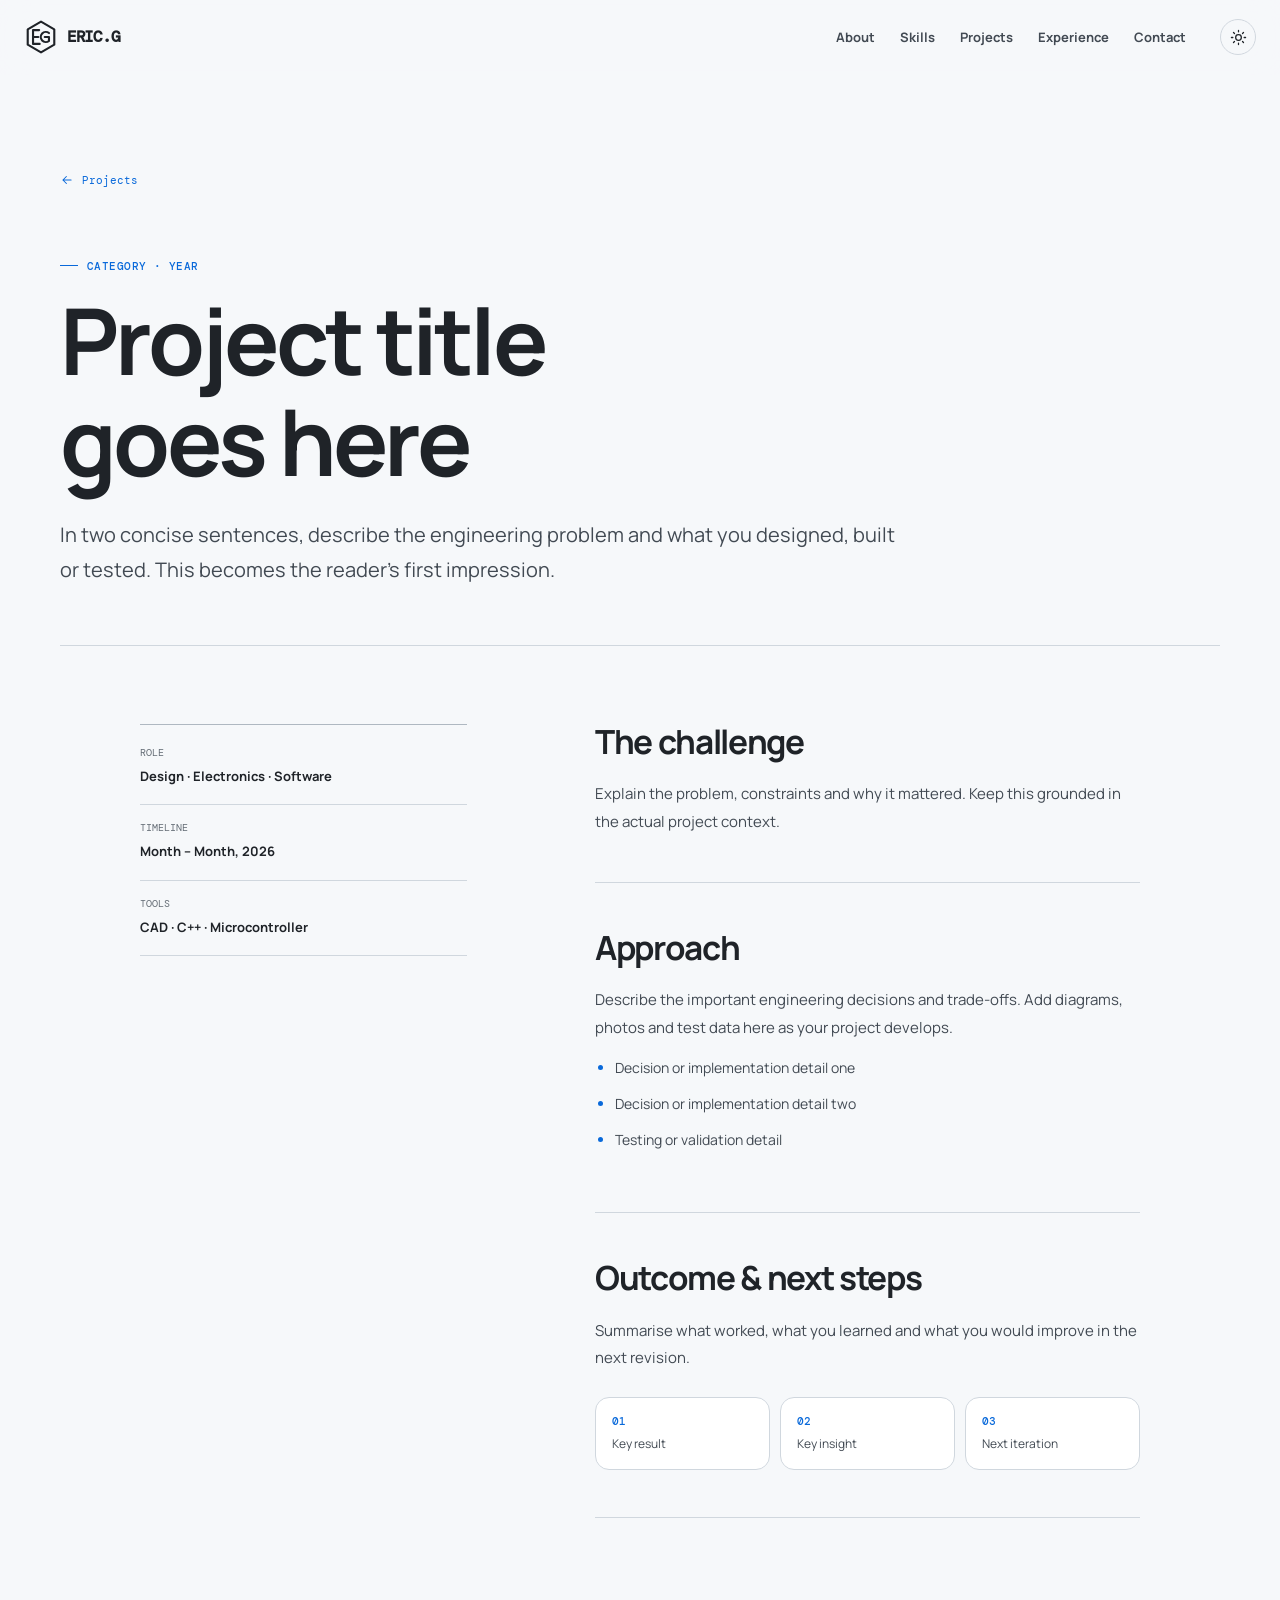
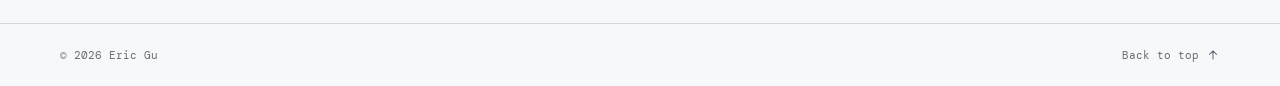
<file: projects/project-template.html>
<!doctype html>
<html lang="en">
  <head>
    <meta charset="UTF-8" />
    <meta name="viewport" content="width=device-width, initial-scale=1.0" />
    <title>Project title | Eric Gu</title>
    <script>
      document.documentElement.classList.add('js');
      (() => {
        const saved = localStorage.getItem('portfolio-theme');
        document.documentElement.dataset.theme =
          saved || (matchMedia('(prefers-color-scheme: dark)').matches ? 'dark' : 'light');
      })();
    </script>
    <link rel="preconnect" href="https://fonts.googleapis.com" />
    <link rel="preconnect" href="https://fonts.gstatic.com" crossorigin />
    <link
      href="https://fonts.googleapis.com/css2?family=DM+Mono:wght@400;500&family=Manrope:wght@400;500;600;700;800&display=swap"
      rel="stylesheet"
    />
    <link rel="stylesheet" href="../style.css" />
  </head>
  <body class="project-page" id="top">
    <a class="skip-link" href="#main-content">Skip to content</a>
    <!-- Copy this file, use a lowercase-kebab-case filename, then add its card to index.html. -->
    <header class="site-header">
      <div class="nav-shell">
        <a class="brand" href="../index.html" aria-label="Eric Gu home">
          <img src="../media/Logo.svg?v=2" alt="" width="34" height="30" />
          <span>ERIC.G</span>
        </a>
        <button class="nav-toggle" type="button" aria-expanded="false" aria-controls="site-nav">
          <span class="sr-only">Toggle navigation</span>
          <span></span>
          <span></span>
        </button>
        <nav class="site-nav" id="site-nav" aria-label="Main navigation">
          <a href="../index.html#about">About</a>
          <a href="../index.html#skills">Skills</a>
          <a href="../index.html#projects">Projects</a>
          <a href="../index.html#experience">Experience</a>
          <a href="../index.html#contact">Contact</a>
        </nav>
        <button class="theme-toggle" type="button" aria-label="Switch colour theme">
          <svg class="sun-icon" viewBox="0 0 24 24" aria-hidden="true">
            <circle cx="12" cy="12" r="4" />
            <path
              d="M12 2v2M12 20v2M4.93 4.93l1.41 1.41M17.66 17.66l1.41 1.41M2 12h2M20 12h2M4.93 19.07l1.41-1.41M17.66 6.34l1.41-1.41"
            /></svg
          ><svg class="moon-icon" viewBox="0 0 24 24" aria-hidden="true">
            <path d="M20.6 14.7A8.7 8.7 0 0 1 9.3 3.4 8.7 8.7 0 1 0 20.6 14.7Z" />
          </svg>
        </button>
      </div>
    </header>
    <main id="main-content">
      <!-- EDIT: Project title, category, year and short introduction -->
      <section class="project-hero">
        <a class="project-breadcrumb" href="../index.html#projects">
          <svg viewBox="0 0 24 24" class="icon" aria-hidden="true">
            <path d="M19 12H5M11 6l-6 6 6 6"></path>
          </svg>
          <span>Projects</span>
        </a>
        <p class="eyebrow">
          <span></span>
          Category · Year
        </p>
        <h1>
          Project title
          <br />
          goes here
        </h1>
        <p class="project-lede">
          In two concise sentences, describe the engineering problem and what you designed, built or
          tested. This becomes the reader's first impression.
        </p>
      </section>
      <div class="project-details">
        <!-- EDIT: Three concise project facts -->
        <aside class="project-facts">
          <div class="project-fact">
            <span>Role</span>
            <strong>Design · Electronics · Software</strong>
          </div>
          <div class="project-fact">
            <span>Timeline</span>
            <strong>Month – Month, 2026</strong>
          </div>
          <div class="project-fact">
            <span>Tools</span>
            <strong>CAD · C++ · Microcontroller</strong>
          </div>
        </aside>
        <!-- EDIT: Main case-study content -->
        <article class="case-study">
          <section>
            <h2>The challenge</h2>
            <p>
              Explain the problem, constraints and why it mattered. Keep this grounded in the actual
              project context.
            </p>
          </section>
          <section>
            <h2>Approach</h2>
            <p>
              Describe the important engineering decisions and trade-offs. Add diagrams, photos and
              test data here as your project develops.
            </p>
            <ul>
              <li>Decision or implementation detail one</li>
              <li>Decision or implementation detail two</li>
              <li>Testing or validation detail</li>
            </ul>
          </section>
          <section>
            <h2>Outcome & next steps</h2>
            <p>
              Summarise what worked, what you learned and what you would improve in the next
              revision.
            </p>
            <div class="outcome-grid">
              <div class="outcome-card">
                <span>01</span>
                <p>Key result</p>
              </div>
              <div class="outcome-card">
                <span>02</span>
                <p>Key insight</p>
              </div>
              <div class="outcome-card">
                <span>03</span>
                <p>Next iteration</p>
              </div>
            </div>
          </section>
        </article>
      </div>
    </main>
    <footer class="site-footer">
      <div class="section-shell">
        <span>
          ©
          <span id="year"></span>
          Eric Gu
        </span>
        <a href="#top">
          Back to top
          <svg viewBox="0 0 24 24" class="icon" aria-hidden="true">
            <path d="M12 19V5M6 11l6-6 6 6"></path>
          </svg>
        </a>
      </div>
    </footer>
    <script src="../script.js"></script>
  </body>
</html>
</file>
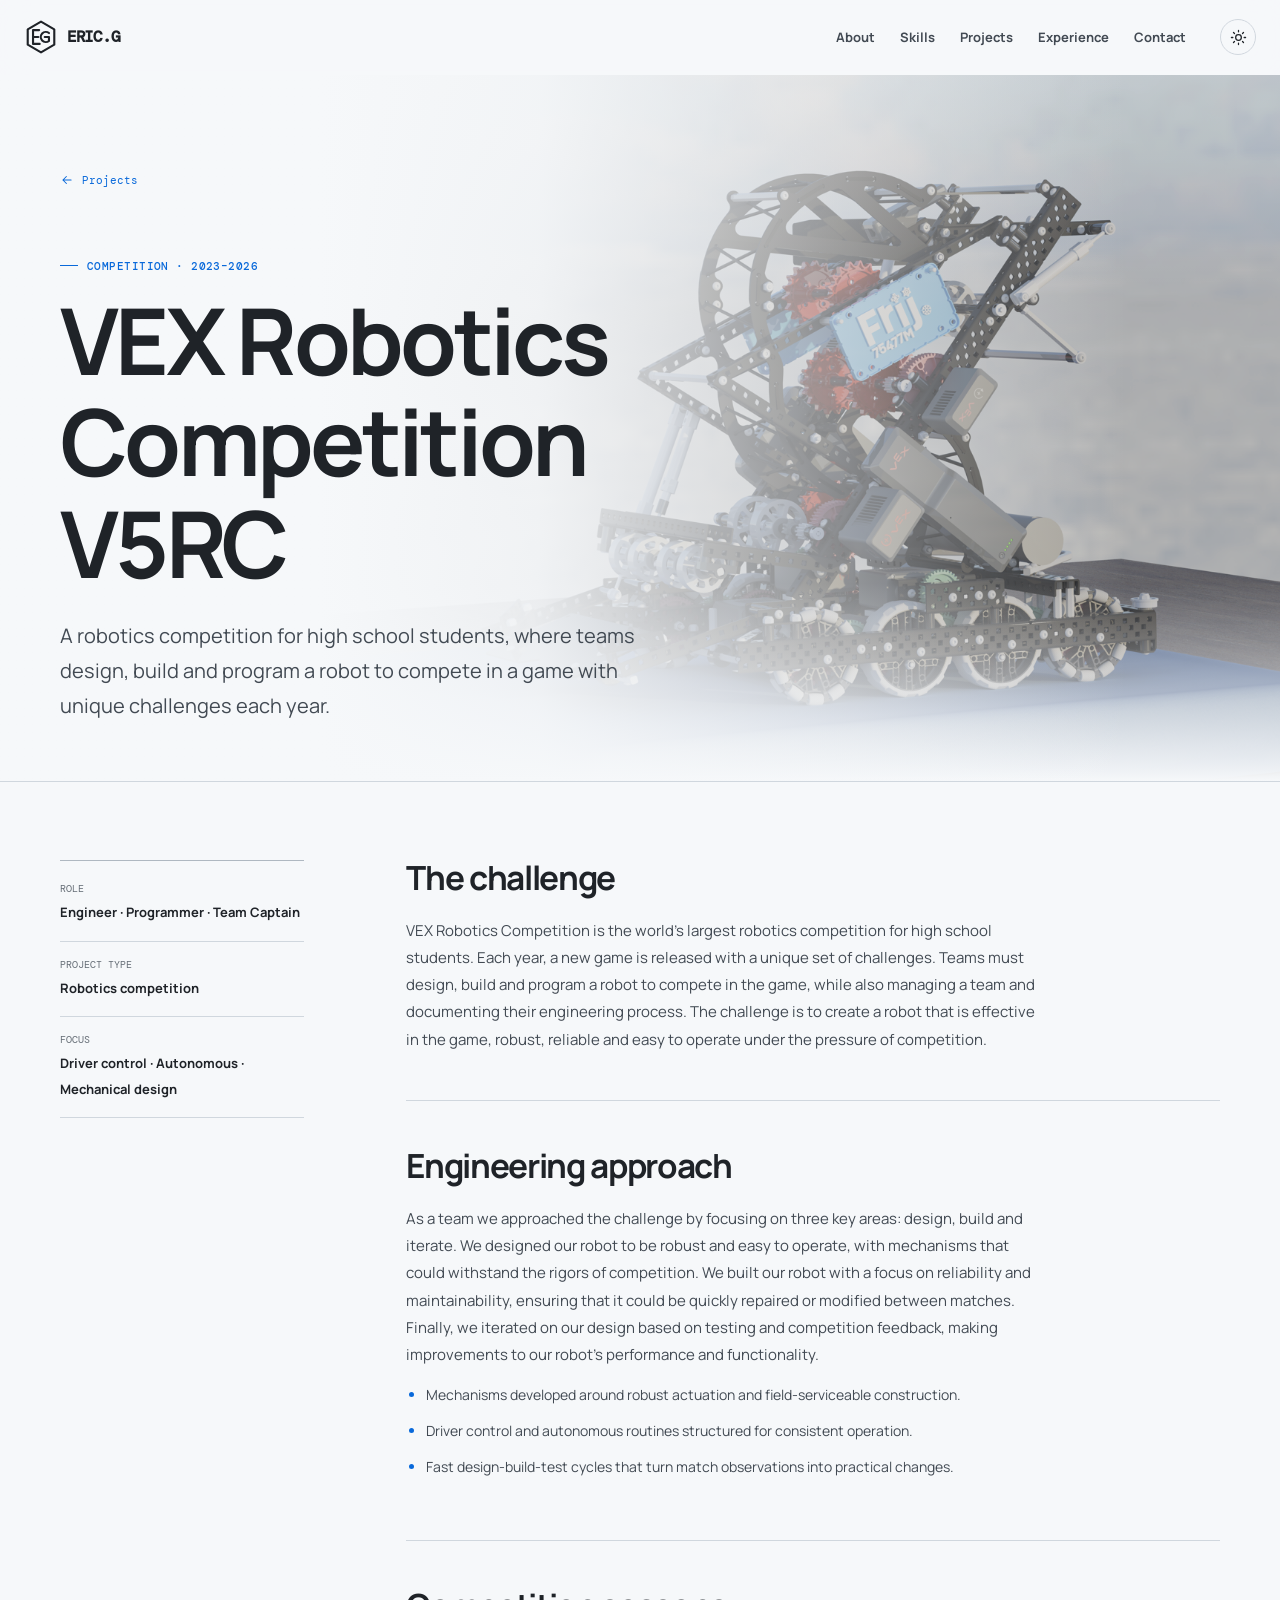
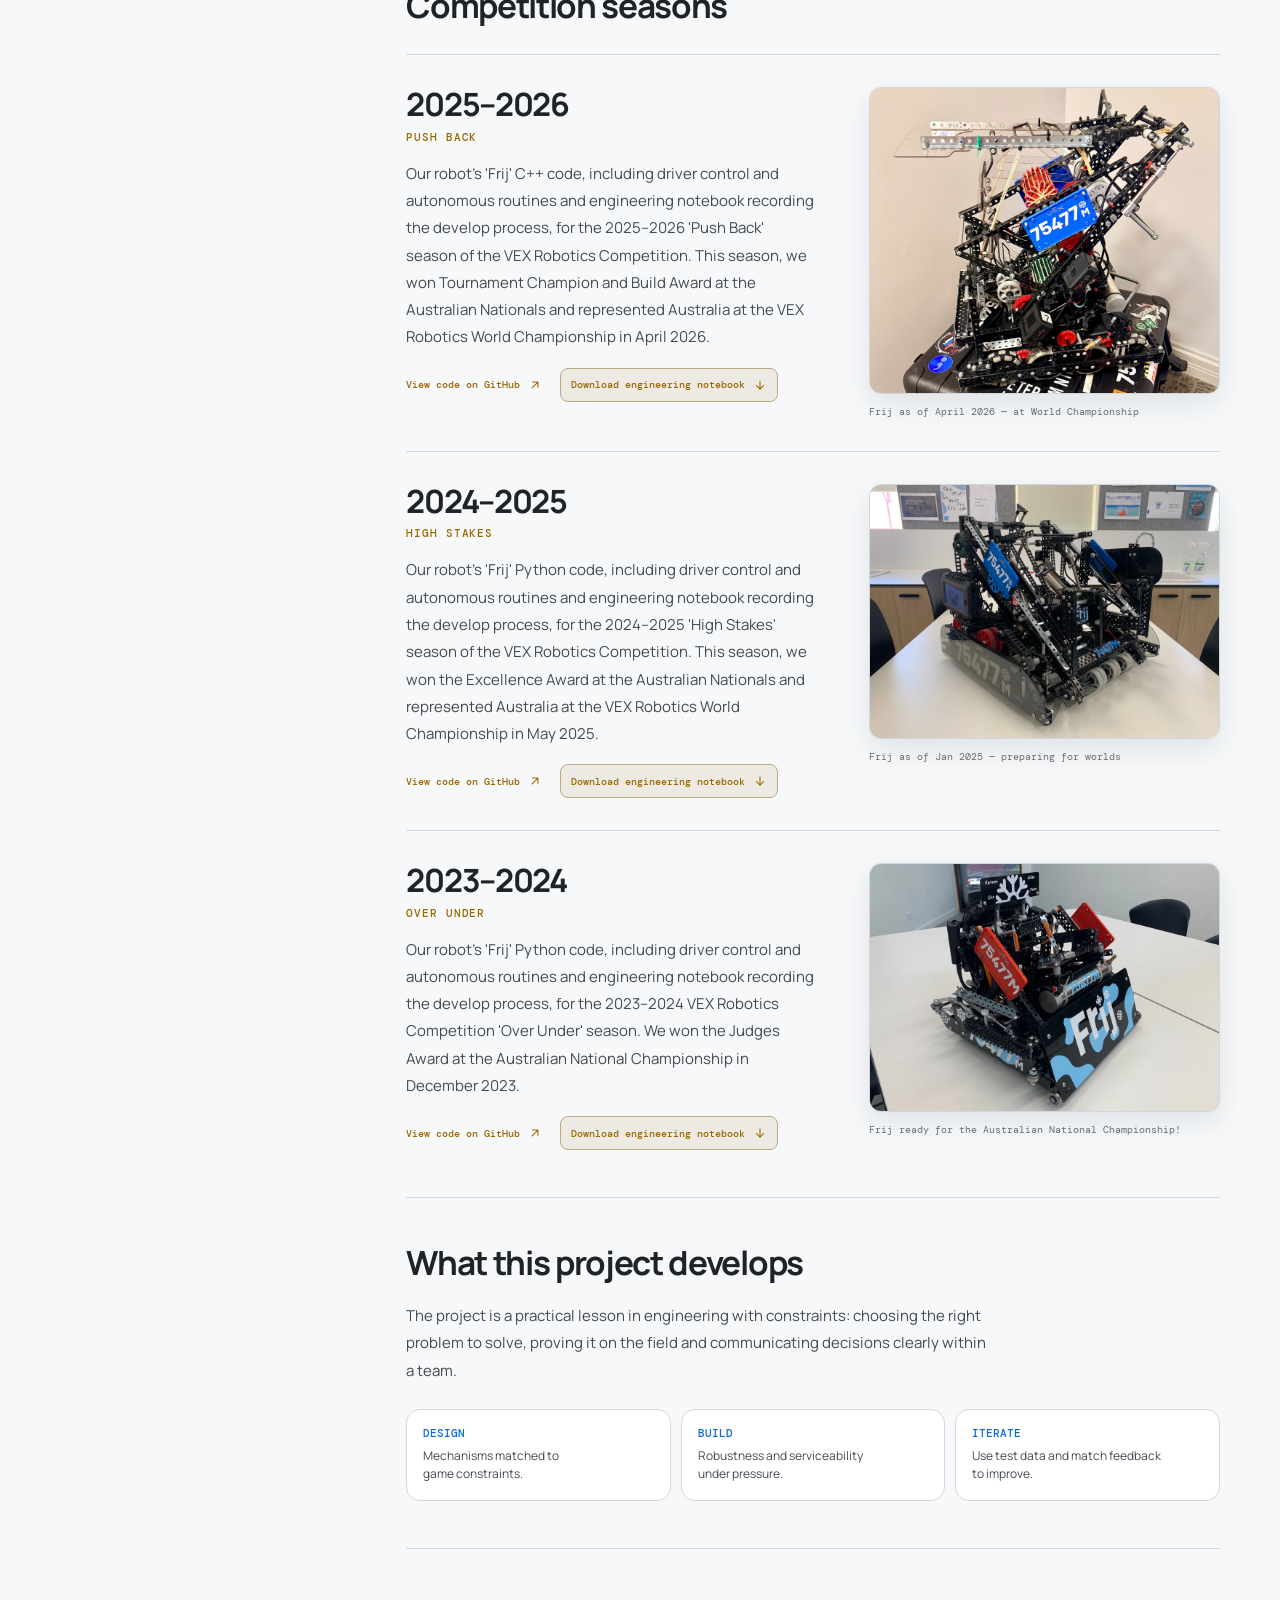
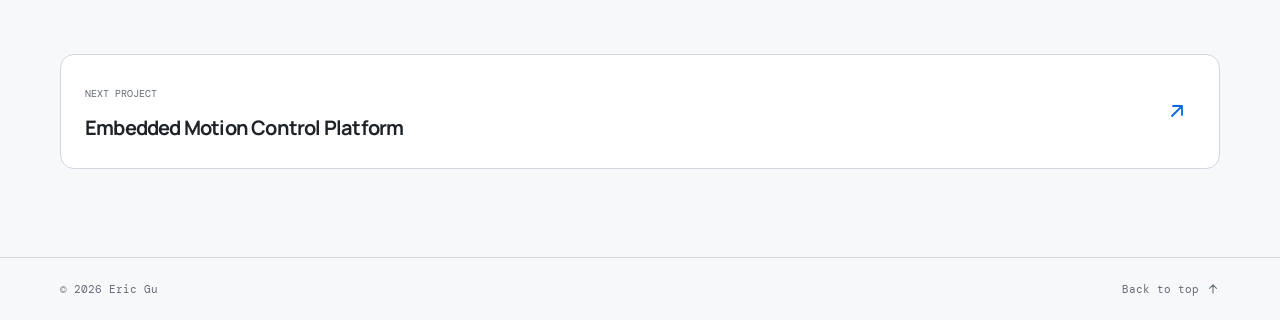
<file: projects/vex-robotics.html>
<!doctype html>
<html lang="en">

<head>
    <meta charset="UTF-8" />
    <meta name="viewport" content="width=device-width, initial-scale=1.0" />
    <meta name="description" content="VEX robotics competition project by Eric Gu." />
    <title>VEX Robotics | Eric Gu</title>
    <script>
        document.documentElement.classList.add('js');
        (() => {
            const saved = localStorage.getItem('portfolio-theme');
            document.documentElement.dataset.theme =
                saved || (matchMedia('(prefers-color-scheme: dark)').matches ? 'dark' : 'light');
        })();
    </script>
    <link rel="preconnect" href="https://fonts.googleapis.com" />
    <link rel="preconnect" href="https://fonts.gstatic.com" crossorigin />
    <link
        href="https://fonts.googleapis.com/css2?family=DM+Mono:wght@400;500&family=Manrope:wght@400;500;600;700;800&display=swap"
        rel="stylesheet" />
    <link rel="stylesheet" href="../style.css" />
</head>

<body class="project-page vex-project-page" id="top">
    <a class="skip-link" href="#main-content">Skip to content</a>
    <header class="site-header">
        <div class="nav-shell">
            <a class="brand" href="../index.html" aria-label="Eric Gu home">
                <img src="../media/Logo.svg?v=2" alt="" width="34" height="30" />
                <span>ERIC.G</span>
            </a>
            <button class="nav-toggle" type="button" aria-expanded="false" aria-controls="site-nav">
                <span class="sr-only">Toggle navigation</span>
                <span></span>
                <span></span>
            </button>
            <nav class="site-nav" id="site-nav" aria-label="Main navigation">
                <a href="../index.html#about">About</a>
                <a href="../index.html#skills">Skills</a>
                <a href="../index.html#projects">Projects</a>
                <a href="../index.html#experience">Experience</a>
                <a href="../index.html#contact">Contact</a>
            </nav>
            <button class="theme-toggle" type="button" aria-label="Switch colour theme">
                <svg class="sun-icon" viewBox="0 0 24 24" aria-hidden="true">
                    <circle cx="12" cy="12" r="4" />
                    <path
                        d="M12 2v2M12 20v2M4.93 4.93l1.41 1.41M17.66 17.66l1.41 1.41M2 12h2M20 12h2M4.93 19.07l1.41-1.41M17.66 6.34l1.41-1.41" />
                </svg><svg class="moon-icon" viewBox="0 0 24 24" aria-hidden="true">
                    <path d="M20.6 14.7A8.7 8.7 0 0 1 9.3 3.4 8.7 8.7 0 1 0 20.6 14.7Z" />
                </svg>
            </button>
        </div>
    </header>
    <main id="main-content">
        <section class="project-hero">
            <a class="project-breadcrumb" href="../index.html#projects">
                <svg viewBox="0 0 24 24" class="icon" aria-hidden="true">
                    <path d="M19 12H5M11 6l-6 6 6 6"></path>
                </svg>
                <span>Projects</span>
            </a>
            <p class="eyebrow">
                <span></span>
                Competition · 2023–2026
            </p>
            <h1>
                VEX Robotics Competition
                <br />
                V5RC
            </h1>
            <p class="project-lede">
                A robotics competition for high school students, where teams design, build and program a robot to compete in a game with unique challenges each year.
            </p>
        </section>
        <div class="project-details">
            <aside class="project-facts">
                <div class="project-fact">
                    <span>Role</span>
                    <strong>Engineer · Programmer · Team Captain</strong>
                </div>
                <div class="project-fact">
                    <span>Project type</span>
                    <strong>Robotics competition</strong>
                </div>
                <div class="project-fact">
                    <span>Focus</span>
                    <strong>Driver control · Autonomous · Mechanical design</strong>
                </div>
            </aside>
            <article class="case-study">
                <section>
                    <h2>The challenge</h2>
                    <p>
                        VEX Robotics Competition is the world's largest robotics competition for high school students. Each year, a new game is released with a unique set of challenges. Teams must design, build and program a robot to compete in the game, while also managing a team and documenting their engineering process. The challenge is to create a robot that is effective in the game, robust, reliable and easy to operate under the pressure of competition.
                    </p>
                </section>
                <section>
                    <h2>Engineering approach</h2>
                    <p>
                        As a team we approached the challenge by focusing on three key areas: design, build and iterate. We designed our robot to be robust and easy to operate, with mechanisms that could withstand the rigors of competition. We built our robot with a focus on reliability and maintainability, ensuring that it could be quickly repaired or modified between matches. Finally, we iterated on our design based on testing and competition feedback, making improvements to our robot's performance and functionality.
                    </p>
                    <ul>
                        <li>
                            Mechanisms developed around robust actuation and field-serviceable construction.
                        </li>
                        <li>Driver control and autonomous routines structured for consistent operation.</li>
                        <li>
                            Fast design-build-test cycles that turn match observations into practical changes.
                        </li>
                    </ul>
                </section>
                <section class="vex-season-history">
                    <h2>Competition seasons</h2>
                    <div class="vex-season-list">
                        <article class="vex-season">
                            <div class="vex-season-copy">
                                <h3>2025–2026</h3>
                                <p class="vex-game-name">Push Back</p>
                                <p>
                                    Our robot's 'Frij' C++ code, including driver control and autonomous routines and
                                    engineering notebook recording the develop process,
                                    for the 2025–2026 'Push Back' season of the VEX Robotics Competition. This
                                    season, we won Tournament Champion and Build Award at the Australian Nationals and
                                    represented
                                    Australia at the VEX Robotics World Championship in April 2026.
                                </p>
                                <div class="vex-resource-links">
                                    <a class="vex-resource-link" href="https://github.com/moooeg/vrc-push-back"
                                        target="_blank" rel="noreferrer">
                                        View code on GitHub
                                        <svg viewBox="0 0 24 24" class="icon" aria-hidden="true">
                                            <path d="M7 17 17 7M8 7h9v9"></path>
                                        </svg>
                                    </a>
                                    <a class="vex-resource-link"
                                        href="../media/%282025%2975477M%20Engineering%20Notebook%20.pdf"
                                        download="75477M-Frij-Engineering-Notebook-2025-2026.pdf">
                                        Download engineering notebook
                                        <svg viewBox="0 0 24 24" class="icon" aria-hidden="true">
                                            <path d="M12 5v14M6 13l6 6 6-6"></path>
                                        </svg>
                                    </a>
                                </div>
                            </div>
                            <figure class="vex-season-media">
                                <img src="../media/frij_2025.jpg" alt="Frij at the 2026 VEX Robotics World Championship"
                                    width="1920" height="1675" loading="lazy" decoding="async" />
                                <figcaption>Frij as of April 2026 — at World Championship</figcaption>
                            </figure>
                        </article>

                        <article class="vex-season">
                            <div class="vex-season-copy">
                                <h3>2024–2025</h3>
                                <p class="vex-game-name">High Stakes</p>
                                <p>
                                    Our robot's 'Frij' Python code, including driver control and autonomous
                                    routines and engineering notebook recording the develop process, for the 2024–2025
                                    'High Stakes' season of the VEX Robotics
                                    Competition. This season, we won the Excellence Award at the Australian
                                    Nationals and represented Australia at the VEX Robotics World Championship in
                                    May 2025.
                                </p>
                                <div class="vex-resource-links">
                                    <a class="vex-resource-link" href="https://github.com/moooeg/vrc-High-Stakes"
                                        target="_blank" rel="noreferrer">
                                        View code on GitHub
                                        <svg viewBox="0 0 24 24" class="icon" aria-hidden="true">
                                            <path d="M7 17 17 7M8 7h9v9"></path>
                                        </svg>
                                    </a>
                                    <a class="vex-resource-link"
                                        href="../media/%282024%2975477M%20Engineering%20Notebook.pdf"
                                        download="75477M-Frij-Engineering-Notebook-2024-2025.pdf">
                                        Download engineering notebook
                                        <svg viewBox="0 0 24 24" class="icon" aria-hidden="true">
                                            <path d="M12 5v14M6 13l6 6 6-6"></path>
                                        </svg>
                                    </a>
                                </div>
                            </div>
                            <figure class="vex-season-media">
                                <img src="../media/frij_2024.webp" alt="Frij during the 2024–2025 High Stakes season"
                                    width="1920" height="1392" loading="lazy" decoding="async" />
                                <figcaption>Frij as of Jan 2025 — preparing for worlds</figcaption>
                            </figure>
                        </article>

                        <article class="vex-season">
                            <div class="vex-season-copy">
                                <h3>2023–2024</h3>
                                <p class="vex-game-name">Over Under</p>
                                <p>
                                    Our robot's 'Frij' Python code, including driver control and autonomous
                                    routines and engineering notebook recording the develop process, for the 2023–2024
                                    VEX Robotics Competition 'Over Under' season. We won
                                    the Judges Award at the Australian National Championship in December 2023.
                                </p>
                                <div class="vex-resource-links">
                                    <a class="vex-resource-link" href="https://github.com/peterdev22/vrc-over-under"
                                        target="_blank" rel="noreferrer">
                                        View code on GitHub
                                        <svg viewBox="0 0 24 24" class="icon" aria-hidden="true">
                                            <path d="M7 17 17 7M8 7h9v9"></path>
                                        </svg>
                                    </a>
                                    <a class="vex-resource-link"
                                        href="../media/%282023%2975477M%20Engineering%20Notebook.pdf"
                                        download="75477M-Frij-Engineering-Notebook-2023-2024.pdf">
                                        Download engineering notebook
                                        <svg viewBox="0 0 24 24" class="icon" aria-hidden="true">
                                            <path d="M12 5v14M6 13l6 6 6-6"></path>
                                        </svg>
                                    </a>
                                </div>
                            </div>
                            <figure class="vex-season-media">
                                <img src="../media/frij_2023.webp"
                                    alt="Frij ready for the 2023 Australian National Championship" width="1920"
                                    height="1356" loading="lazy" decoding="async" />
                                <figcaption>Frij ready for the Australian National Championship!</figcaption>
                            </figure>
                        </article>
                    </div>
                </section>
                <section>
                    <h2>What this project develops</h2>
                    <p>
                        The project is a practical lesson in engineering with constraints: choosing the right
                        problem to solve, proving it on the field and communicating decisions clearly within a
                        team.
                    </p>
                    <div class="outcome-grid">
                        <div class="outcome-card">
                            <span>DESIGN</span>
                            <p>Mechanisms matched to game constraints.</p>
                        </div>
                        <div class="outcome-card">
                            <span>BUILD</span>
                            <p>Robustness and serviceability under pressure.</p>
                        </div>
                        <div class="outcome-card">
                            <span>ITERATE</span>
                            <p>Use test data and match feedback to improve.</p>
                        </div>
                    </div>
                </section>
            </article>
        </div>
    </main>
    <a class="next-project" href="motion-controller.html">
        <div>
            <span>NEXT PROJECT</span>
            <strong>Embedded Motion Control Platform</strong>
        </div>
        <span class="next-project-icon" aria-hidden="true">
            <svg viewBox="0 0 24 24" class="icon">
                <path d="M7 17 17 7M8 7h9v9"></path>
            </svg>
        </span>
    </a>
    <footer class="site-footer">
        <div class="section-shell">
            <span>
                ©
                <span id="year"></span>
                Eric Gu
            </span>
            <a href="#top">
                Back to top
                <svg viewBox="0 0 24 24" class="icon" aria-hidden="true">
                    <path d="M12 19V5M6 11l6-6 6 6"></path>
                </svg>
            </a>
        </div>
    </footer>
    <script src="../script.js"></script>
</body>

</html>
</file>
<file: style.css>
/* GitHub-inspired neutral surfaces with a calm blue engineering accent. */
:root {
  --bg: #0d1117;
  --surface: #161b22;
  --surface-raised: #1c2128;
  --surface-soft: #21262d;
  --surface-hover: #262c34;
  --text: #f0f6fc;
  --text-soft: #c9d1d9;
  --muted: #8b949e;
  --line: #30363d;
  --line-strong: #484f58;
  --accent: #58a6ff;
  --accent-strong: #79c0ff;
  --accent-ink: #071526;
  --accent-soft: rgba(88, 166, 255, 0.14);
  --violet: #a5a1ff;
  --cad-accent: #e3b341;
  --cad-soft: rgba(227, 179, 65, 0.12);
  --robotics-accent: #58a6ff;
  --robotics-soft: rgba(88, 166, 255, 0.13);
  --programming-accent: #a371f7;
  --programming-soft: rgba(163, 113, 247, 0.13);
  --shadow: 0 24px 60px rgba(1, 4, 9, 0.28);
  --shadow-soft: 0 12px 32px rgba(1, 4, 9, 0.18);
  --shadow-lift: 0 18px 44px rgba(1, 4, 9, 0.26);
  --focus-ring: color-mix(in srgb, var(--accent) 70%, white);
  --ease-out: cubic-bezier(0.16, 1, 0.3, 1);
  --grid: rgba(139, 148, 158, 0.1);
  --logo-filter: invert(100%);
  color-scheme: dark;
}
:root[data-theme='light'] {
  --bg: #f6f8fa;
  --surface: #fff;
  --surface-raised: #fff;
  --surface-soft: #f6f8fa;
  --surface-hover: #eef2f6;
  --text: #1f2328;
  --text-soft: #424a53;
  --muted: #656d76;
  --line: #d0d7de;
  --line-strong: #afb8c1;
  --accent: #0969da;
  --accent-strong: #0550ae;
  --accent-ink: #fff;
  --accent-soft: rgba(9, 105, 218, 0.1);
  --violet: #6e70d8;
  --cad-accent: #9a6700;
  --cad-soft: rgba(154, 103, 0, 0.09);
  --robotics-accent: #0969da;
  --robotics-soft: rgba(9, 105, 218, 0.09);
  --programming-accent: #8250df;
  --programming-soft: rgba(130, 80, 223, 0.09);
  --shadow: 0 24px 60px rgba(140, 149, 159, 0.18);
  --shadow-soft: 0 10px 28px rgba(31, 35, 40, 0.1);
  --shadow-lift: 0 18px 42px rgba(31, 35, 40, 0.14);
  --focus-ring: color-mix(in srgb, var(--accent) 76%, black);
  --grid: rgba(84, 96, 108, 0.1);
  --logo-filter: none;
  color-scheme: light;
}
* {
  box-sizing: border-box;
}
html {
  scroll-behavior: smooth;
  scroll-padding-top: 88px;
}
body {
  min-width: 320px;
  margin: 0;
  background: var(--bg);
  color: var(--text);
  font-family: Manrope, Arial, sans-serif;
  line-height: 1.6;
  -webkit-font-smoothing: antialiased;
}
a {
  color: inherit;
}
button {
  font: inherit;
}
::selection {
  background: var(--accent);
  color: var(--accent-ink);
}
* {
  scrollbar-color: var(--line-strong) var(--surface-soft);
  scrollbar-width: thin;
}
*::-webkit-scrollbar {
  width: 11px;
  height: 11px;
}
*::-webkit-scrollbar-track {
  background: var(--surface-soft);
}
*::-webkit-scrollbar-thumb {
  border: 3px solid var(--surface-soft);
  border-radius: 999px;
  background: var(--line-strong);
}
:where(a, button):focus-visible {
  outline: 3px solid var(--focus-ring);
  outline-offset: 4px;
}
.sr-only {
  position: absolute;
  width: 1px;
  height: 1px;
  padding: 0;
  overflow: hidden;
  clip: rect(0, 0, 0, 0);
  white-space: nowrap;
  border: 0;
}
.skip-link {
  position: fixed;
  z-index: 100;
  top: 12px;
  left: 12px;
  transform: translateY(-160%);
  padding: 10px 16px;
  border-radius: 8px;
  background: var(--accent);
  color: var(--accent-ink);
  font-weight: 800;
  text-decoration: none;
  transition: transform 0.2s;
}
.skip-link:focus {
  transform: translateY(0);
}
.section-shell {
  width: min(1160px, calc(100% - 48px));
  margin: 0 auto;
}

/* Navigation */
.site-header {
  position: sticky;
  z-index: 20;
  top: 0;
  border-bottom: 1px solid transparent;
  background: color-mix(in srgb, var(--bg) 88%, transparent);
  backdrop-filter: blur(16px);
  transition:
    border-color 0.25s,
    background 0.25s;
}
.site-header.is-scrolled {
  border-color: var(--line);
  background: color-mix(in srgb, var(--bg) 96%, transparent);
}
.nav-shell {
  display: flex;
  width: min(1240px, calc(100% - 48px));
  height: 74px;
  align-items: center;
  gap: 28px;
  margin: 0 auto;
}
.brand {
  display: inline-flex;
  flex-shrink: 0;
  align-items: center;
  gap: 9px;
  color: var(--text);
  font:
    800 16px/1 'DM Mono',
    monospace;
  letter-spacing: -0.08em;
  text-decoration: none;
}
.brand img {
  width: 34px;
  height: 34px;
  object-fit: contain;
  filter: var(--logo-filter);
  transition:
    transform 0.45s cubic-bezier(0.2, 0.8, 0.2, 1),
    filter 0.25s;
}
.brand:hover img {
  transform: rotate(-8deg) scale(1.08);
}
.brand-mark {
  color: inherit;
}
.site-nav {
  display: flex;
  align-items: center;
  gap: 25px;
  margin-left: auto;
}
.site-nav a {
  position: relative;
  color: var(--text-soft);
  font-size: 13px;
  font-weight: 700;
  text-decoration: none;
}
.site-nav a:after {
  position: absolute;
  right: 0;
  bottom: -7px;
  left: 0;
  height: 2px;
  content: '';
  transform: scaleX(0);
  transform-origin: right;
  background: var(--accent);
  transition: transform 0.2s;
}
.site-nav a:hover,
.site-nav a:focus-visible {
  color: var(--text);
}
.site-nav a:hover:after,
.site-nav a:focus-visible:after {
  transform: scaleX(1);
  transform-origin: left;
}
.theme-toggle,
.nav-toggle {
  border: 0;
  background: none;
  color: var(--text);
  cursor: pointer;
}
.theme-toggle {
  display: grid;
  width: 36px;
  height: 36px;
  place-items: center;
  margin-left: 6px;
  padding: 0;
  border: 1px solid var(--line);
  border-radius: 50%;
  transition:
    border-color 0.2s,
    background 0.2s,
    transform 0.2s;
}
.theme-toggle:hover {
  border-color: var(--accent);
  background: var(--accent-soft);
  transform: rotate(12deg);
}
.theme-toggle svg {
  width: 17px;
  fill: none;
  stroke: currentColor;
  stroke-linecap: round;
  stroke-linejoin: round;
  stroke-width: 1.8;
}
:root[data-theme='dark'] .sun-icon,
:root[data-theme='light'] .moon-icon {
  display: none;
}
.nav-toggle {
  display: none;
}

/* Common typographic patterns */
.eyebrow,
.section-number,
.card-kicker,
.project-meta,
.timeline-date {
  margin: 0;
  color: var(--muted);
  font:
    500 11px/1.3 'DM Mono',
    monospace;
  letter-spacing: 0.04em;
}
.eyebrow {
  display: flex;
  align-items: center;
  gap: 9px;
  color: var(--accent);
  text-transform: uppercase;
}
.eyebrow > span {
  width: 18px;
  height: 1px;
  background: currentColor;
}
h1,
h2,
h3,
p {
  margin-top: 0;
}
h1,
h2,
h3 {
  letter-spacing: -0.04em;
  line-height: 1.1;
  text-wrap: balance;
}
p {
  text-wrap: pretty;
}
h2 {
  margin-bottom: 0;
  font-size: clamp(2.25rem, 4.5vw, 4rem);
}
.icon {
  display: block;
  width: 1em;
  height: 1em;
  flex: 0 0 auto;
  overflow: visible;
  fill: none;
  stroke: currentColor;
  stroke-width: 1.8;
  stroke-linecap: round;
  stroke-linejoin: round;
}
.button {
  display: inline-flex;
  min-height: 48px;
  align-items: center;
  justify-content: center;
  gap: 13px;
  padding: 13px 18px;
  border-radius: 8px;
  font-size: 14px;
  font-weight: 800;
  text-decoration: none;
  transition:
    transform 0.2s,
    box-shadow 0.2s,
    background 0.2s;
}
.button .icon {
  width: 16px;
  height: 16px;
  transition: transform 0.2s;
}
.button-primary {
  background: var(--accent);
  color: var(--accent-ink);
  box-shadow: 0 8px 22px color-mix(in srgb, var(--accent) 22%, transparent);
}
.button-primary:hover {
  background: var(--accent-strong);
  transform: translateY(-2px);
  box-shadow: 0 12px 28px color-mix(in srgb, var(--accent) 32%, transparent);
}
.button:hover .icon {
  transform: translateY(3px);
}
.text-link {
  display: inline-flex;
  align-items: center;
  gap: 7px;
  font-size: 14px;
  font-weight: 800;
  text-decoration: none;
}
.text-link .icon {
  width: 17px;
  height: 17px;
  color: var(--accent);
  transition: transform 0.2s;
}
.text-link:hover .icon {
  transform: translate(3px, -3px);
}
.intro-link:hover .icon {
  transform: translateY(3px);
}

/* Hero */
.hero {
  display: grid;
  grid-template-columns: minmax(0, 1.06fr) minmax(380px, 0.94fr);
  min-height: min(710px, calc(100vh - 74px));
  align-items: center;
  gap: clamp(36px, 7vw, 100px);
  padding: 76px 0 82px;
}
.hero-copy {
  position: relative;
  z-index: 1;
}
.hero-copy h1 {
  max-width: 740px;
  margin: 18px 0 25px;
  font-size: clamp(3rem, 6vw, 5.65rem);
  font-weight: 800;
}
.hero-copy h1 em {
  display: block;
  color: var(--accent);
  font-family: Georgia, serif;
  font-size: 0.78em;
  font-weight: 400;
  letter-spacing: -0.07em;
}
.hero-summary {
  max-width: 570px;
  margin-bottom: 30px;
  color: var(--text-soft);
  font-size: clamp(1rem, 1.45vw, 1.15rem);
  line-height: 1.75;
}
.hero-actions {
  display: flex;
  align-items: center;
  gap: 26px;
  flex-wrap: wrap;
}
.hero-visual {
  position: relative;
  min-height: 480px;
  overflow: hidden;
  border: 1px solid var(--line);
  border-radius: 20px;
  background-color: var(--surface);
  background-image:
    linear-gradient(var(--grid) 1px, transparent 1px),
    linear-gradient(90deg, var(--grid) 1px, transparent 1px);
  background-size: 32px 32px;
  box-shadow: var(--shadow);
}
.hero-visual:before {
  position: absolute;
  inset: 8%;
  content: '';
  border: 1px solid color-mix(in srgb, var(--line) 65%, transparent);
  border-radius: 50%;
}
.hero-visual:after {
  position: absolute;
  inset: 19%;
  content: '';
  border: 1px dashed color-mix(in srgb, var(--line-strong) 76%, transparent);
  border-radius: 50%;
}
.orb {
  position: absolute;
  border-radius: 50%;
  filter: blur(1px);
  opacity: 0.72;
}
.orb-one {
  top: 7%;
  right: 11%;
  width: 106px;
  height: 106px;
  background: color-mix(in srgb, var(--violet) 58%, transparent);
}
.orb-two {
  bottom: 11%;
  left: 11%;
  width: 66px;
  height: 66px;
  background: color-mix(in srgb, var(--accent) 68%, transparent);
}
.signal {
  position: absolute;
  height: 1px;
  transform-origin: left;
  background: linear-gradient(90deg, transparent, var(--accent), transparent);
  opacity: 0.7;
}
.signal-one {
  top: 28%;
  left: 2%;
  width: 63%;
  transform: rotate(-24deg);
}
.signal-two {
  right: -6%;
  bottom: 25%;
  width: 63%;
  transform: rotate(154deg);
}
.hero-module {
  position: absolute;
  z-index: 1;
  top: 50%;
  left: 50%;
  width: 215px;
  height: 215px;
  transform: translate(-50%, -50%);
}
.module-ring {
  position: absolute;
  border: 1px solid var(--accent);
  border-radius: 50%;
}
.ring-outer {
  inset: 0;
  border-style: dashed;
  animation: spin 20s linear infinite;
}
.ring-inner {
  inset: 23px;
  border-color: var(--line-strong);
}
.module-core {
  position: absolute;
  top: 50%;
  left: 50%;
  display: grid;
  width: 93px;
  height: 93px;
  place-items: center;
  transform: translate(-50%, -50%) rotate(-8deg);
  border: 1px solid var(--accent);
  border-radius: 23px;
  background: var(--surface-raised);
  color: var(--accent);
  box-shadow:
    0 0 0 11px color-mix(in srgb, var(--accent) 8%, transparent),
    0 17px 30px rgba(0, 0, 0, 0.18);
  font:
    500 30px/1 'DM Mono',
    monospace;
  letter-spacing: -0.14em;
}
.module-node {
  position: absolute;
  z-index: 2;
  width: 9px;
  height: 9px;
  border: 2px solid var(--bg);
  border-radius: 50%;
  background: var(--accent);
  box-shadow: 0 0 0 2px var(--accent);
}
.node-a {
  top: 14px;
  left: 29px;
}
.node-b {
  right: 8px;
  bottom: 51px;
}
.node-c {
  bottom: 16px;
  left: 41px;
}
.schematic-card {
  position: absolute;
  z-index: 2;
  padding: 13px 15px;
  border: 1px solid var(--line-strong);
  border-radius: 8px;
  background: color-mix(in srgb, var(--surface-raised) 90%, transparent);
  box-shadow: 0 12px 25px rgba(0, 0, 0, 0.12);
  backdrop-filter: blur(4px);
}
.card-top {
  top: 11%;
  left: 9%;
  min-width: 141px;
}
.card-bottom {
  right: 8%;
  bottom: 11%;
  width: 155px;
}
.schematic-card strong {
  display: block;
  margin-top: 8px;
  color: var(--text-soft);
  font:
    500 12px 'DM Mono',
    monospace;
}
.status-line {
  display: flex;
  gap: 3px;
  margin-top: 11px;
}
.status-line i {
  width: 17px;
  height: 4px;
  border-radius: 2px;
  background: var(--line-strong);
}
.status-line i:nth-child(-n + 4) {
  background: var(--accent);
}
.mini-graph {
  display: flex;
  height: 38px;
  align-items: flex-end;
  gap: 5px;
  margin-top: 7px;
}
.mini-graph span {
  width: 12px;
  border-radius: 2px 2px 0 0;
  background: var(--accent);
}
.mini-graph span:nth-child(1) {
  height: 20%;
}
.mini-graph span:nth-child(2) {
  height: 47%;
}
.mini-graph span:nth-child(3) {
  height: 35%;
}
.mini-graph span:nth-child(4) {
  height: 75%;
}
.mini-graph span:nth-child(5) {
  height: 58%;
}
.mini-graph span:nth-child(6) {
  height: 100%;
}
.coordinate {
  position: absolute;
  z-index: 1;
  color: var(--muted);
  font:
    400 10px 'DM Mono',
    monospace;
  letter-spacing: 0.07em;
}
.coordinate-x {
  top: 17px;
  right: 15px;
}
.coordinate-y {
  bottom: 17px;
  left: 18px;
}

/* Intro, skills */
.intro-band {
  border-top: 1px solid var(--line);
  border-bottom: 1px solid var(--line);
  background: var(--surface);
}
.intro-grid {
  display: grid;
  grid-template-columns: 1fr minmax(0, 2.2fr) auto;
  align-items: start;
  gap: 40px;
  padding-top: 72px;
  padding-bottom: 74px;
}
.intro-statement {
  max-width: 750px;
  margin: -8px 0 0;
  font-size: clamp(1.45rem, 2.8vw, 2.45rem);
  font-weight: 600;
  letter-spacing: -0.045em;
  line-height: 1.4;
}
.intro-link {
  white-space: nowrap;
}
.skills-section {
  padding-top: 132px;
  padding-bottom: 132px;
}
.section-heading {
  display: grid;
  grid-template-columns: 0.8fr 1.25fr 1fr;
  align-items: start;
  gap: 36px;
  margin-bottom: 64px;
}
.section-heading h2 {
  font-size: clamp(2rem, 3.8vw, 3.4rem);
}
.section-heading > p:last-child {
  max-width: 325px;
  margin: 9px 0 0;
  color: var(--text-soft);
  font-size: 15px;
  line-height: 1.7;
}
.capability-grid {
  display: grid;
  grid-template-columns: repeat(4, 1fr);
  border-top: 1px solid var(--line);
  border-left: 1px solid var(--line);
}
.capability-card {
  position: relative;
  min-height: 310px;
  padding: 27px 26px;
  border-right: 1px solid var(--line);
  border-bottom: 1px solid var(--line);
  background: var(--surface);
  transition:
    background 0.25s,
    transform 0.25s;
}
.capability-card:hover {
  z-index: 1;
  transform: translateY(-8px);
  background: var(--surface-raised);
  box-shadow: var(--shadow);
}
.capability-index {
  color: var(--muted);
  font:
    400 11px 'DM Mono',
    monospace;
}
.capability-card svg {
  width: 42px;
  margin: 51px 0 30px;
  fill: none;
  stroke: var(--accent);
  stroke-linecap: round;
  stroke-linejoin: round;
  stroke-width: 1.5;
}
.capability-card h3 {
  margin-bottom: 12px;
  font-size: 19px;
}
.capability-card p {
  margin: 0;
  color: var(--text-soft);
  font-size: 13px;
  line-height: 1.72;
}
.tool-row {
  display: flex;
  flex-wrap: wrap;
  gap: 10px;
  padding-top: 27px;
}
.tool-row span {
  padding: 7px 10px;
  border: 1px solid var(--line);
  border-radius: 5px;
  color: var(--muted);
  font:
    400 11px 'DM Mono',
    monospace;
}

/* Projects */
.projects-section {
  padding: 116px 0 130px;
  border-top: 1px solid var(--line);
  background: var(--surface);
}
.projects-header {
  display: grid;
  grid-template-columns: 1.35fr 0.65fr;
  align-items: end;
  gap: 40px;
  margin-bottom: 57px;
}
.projects-header h2 {
  margin-top: 16px;
}
.projects-header > p {
  max-width: 350px;
  margin: 0 0 4px;
  color: var(--text-soft);
  font-size: 14px;
  line-height: 1.75;
}
.project-list {
  display: grid;
  grid-template-columns: repeat(3, 1fr);
  gap: 20px;
}
.project-card {
  min-width: 0;
  overflow: hidden;
  border: 1px solid var(--line);
  border-radius: 14px;
  background: var(--bg);
  transition:
    border-color 0.22s,
    box-shadow 0.22s,
    transform 0.22s;
}
.project-card:hover {
  border-color: var(--line-strong);
  box-shadow: var(--shadow);
  transform: translateY(-6px);
}
.project-card-link {
  display: block;
  height: 100%;
  color: inherit;
  text-decoration: none;
}
.project-visual {
  position: relative;
  height: 226px;
  overflow: hidden;
  border-bottom: 1px solid var(--line);
  background-color: var(--surface-raised);
}
.project-content {
  position: relative;
  padding: 23px 23px 25px;
}
.project-meta {
  display: flex;
  justify-content: space-between;
  margin-bottom: 18px;
  font-size: 10px;
}
.project-content h3 {
  margin-bottom: 14px;
  font-size: clamp(1.35rem, 2vw, 1.65rem);
}
.project-content p {
  min-height: 65px;
  padding-right: 20px;
  margin: 0;
  color: var(--text-soft);
  font-size: 13px;
  line-height: 1.65;
}
.project-arrow {
  position: absolute;
  right: 23px;
  bottom: 26px;
  color: var(--accent);
  font-size: 24px;
  transition: transform 0.2s;
}
.project-card:hover .project-arrow {
  transform: translate(4px, -4px);
}
/* CSS diagrams avoid generic stock imagery and can later be swapped for project photos. */
.maze-visual {
  background-image:
    linear-gradient(
      90deg,
      transparent 48%,
      color-mix(in srgb, var(--line-strong) 86%, transparent) 49%,
      transparent 50%
    ),
    linear-gradient(
      0deg,
      transparent 48%,
      color-mix(in srgb, var(--line-strong) 86%, transparent) 49%,
      transparent 50%
    );
  background-size: 42px 42px;
}
.maze-visual:after {
  position: absolute;
  inset: 21px;
  content: '';
  border: 1px solid var(--accent);
  border-radius: 6px;
  opacity: 0.65;
}
.maze-visual i {
  position: absolute;
  z-index: 1;
  width: 63px;
  height: 43px;
  border: solid var(--accent);
}
.maze-visual i:nth-of-type(1) {
  top: 41px;
  left: 33px;
  border-width: 0 2px 2px 0;
}
.maze-visual i:nth-of-type(2) {
  top: 40px;
  left: 137px;
  border-width: 0 0 2px 2px;
}
.maze-visual i:nth-of-type(3) {
  top: 83px;
  left: 75px;
  border-width: 2px 0 0 2px;
}
.maze-visual i:nth-of-type(4) {
  top: 83px;
  right: 35px;
  border-width: 2px 2px 0 0;
}
.maze-visual i:nth-of-type(5) {
  bottom: 39px;
  left: 34px;
  border-width: 2px 0 0 2px;
}
.maze-visual i:nth-of-type(6) {
  right: 76px;
  bottom: 40px;
  border-width: 0 2px 2px 0;
}
.maze-visual b {
  position: absolute;
  z-index: 2;
  top: 50%;
  left: 50%;
  display: grid;
  width: 32px;
  height: 32px;
  place-items: center;
  transform: translate(-50%, -50%);
  border-radius: 50%;
  background: var(--accent);
  color: var(--accent-ink);
  font-size: 19px;
}
.maze-start,
.maze-end {
  position: absolute;
  z-index: 2;
  color: var(--muted);
  font:
    10px 'DM Mono',
    monospace;
}
.maze-start {
  bottom: 18px;
  left: 24px;
}
.maze-end {
  top: 17px;
  right: 21px;
}
.robot-visual {
  background:
    radial-gradient(
      circle at 50% 55%,
      color-mix(in srgb, var(--violet) 26%, transparent),
      transparent 38%
    ),
    linear-gradient(135deg, var(--surface-raised), var(--surface-soft));
}
.robot-frame {
  position: absolute;
  top: 50%;
  left: 50%;
  width: 210px;
  height: 118px;
  transform: translate(-50%, -44%);
  border: 3px solid var(--text-soft);
  border-radius: 9px 9px 28px 28px;
  box-shadow: 0 0 0 13px color-mix(in srgb, var(--violet) 10%, transparent);
}
.robot-frame:before {
  position: absolute;
  top: -30px;
  left: 68px;
  width: 68px;
  height: 30px;
  content: '';
  border: 3px solid var(--text-soft);
  border-bottom: 0;
  border-radius: 8px 8px 0 0;
}
.robot-frame i {
  position: absolute;
  top: 28px;
  width: 37px;
  height: 37px;
  border: 3px solid var(--accent);
  border-radius: 50%;
}
.robot-frame i:nth-of-type(1) {
  left: 23px;
}
.robot-frame i:nth-of-type(2) {
  right: 23px;
}
.robot-frame i:nth-of-type(3) {
  top: auto;
  bottom: -21px;
  left: 21px;
  border-color: var(--text-soft);
}
.robot-frame i:nth-of-type(4) {
  top: auto;
  right: 21px;
  bottom: -21px;
  border-color: var(--text-soft);
}
.robot-frame b {
  position: absolute;
  top: 21px;
  left: 87px;
  width: 30px;
  height: 30px;
  transform: rotate(45deg);
  background: var(--violet);
}
.robot-frame b + b {
  top: 62px;
  left: 91px;
  width: 22px;
  height: 22px;
  background: var(--accent);
}
.robot-label {
  position: absolute;
  bottom: 18px;
  left: 21px;
  color: var(--muted);
  font:
    10px 'DM Mono',
    monospace;
  letter-spacing: 0.06em;
}
.board-visual {
  background-color: #102a25;
  background-image:
    linear-gradient(90deg, rgba(86, 211, 100, 0.09) 1px, transparent 1px),
    linear-gradient(rgba(86, 211, 100, 0.09) 1px, transparent 1px);
  background-size: 17px 17px;
}
.circuit-board {
  position: absolute;
  top: 50%;
  left: 50%;
  width: 210px;
  height: 125px;
  transform: translate(-50%, -50%);
  border: 1px solid rgba(178, 255, 189, 0.45);
  border-radius: 9px;
  background: rgba(8, 38, 30, 0.9);
  box-shadow: 0 0 0 10px rgba(63, 185, 80, 0.08);
}
.circuit-board span {
  position: absolute;
  top: 39px;
  left: 70px;
  padding: 7px 8px;
  border: 1px solid var(--accent);
  border-radius: 3px;
  color: var(--accent-strong);
  font:
    10px 'DM Mono',
    monospace;
}
.circuit-board i {
  position: absolute;
  width: 15px;
  height: 15px;
  border: 2px solid #7ee787;
  border-radius: 2px;
}
.circuit-board i:nth-of-type(1) {
  top: 16px;
  left: 23px;
}
.circuit-board i:nth-of-type(2) {
  right: 21px;
  bottom: 17px;
}
.circuit-board i:nth-of-type(3) {
  top: 21px;
  right: 48px;
}
.circuit-board i:nth-of-type(4) {
  bottom: 20px;
  left: 37px;
}
.circuit-board b {
  position: absolute;
  width: 31px;
  height: 1px;
  background: #7ee787;
}
.circuit-board b:nth-of-type(1) {
  top: 24px;
  left: 37px;
}
.circuit-board b:nth-of-type(2) {
  top: 34px;
  right: 21px;
}
.circuit-board b:nth-of-type(3) {
  bottom: 29px;
  left: 51px;
  width: 40px;
}
.pulse-line {
  position: absolute;
  top: 27px;
  right: 19px;
  width: 64px;
  height: 20px;
  border-top: 1px solid var(--accent);
  border-right: 1px solid var(--accent);
  opacity: 0.75;
}

/* Blue circuit board treatment */
.board-visual {
  background-color: #0b2239;
  background-image:
    linear-gradient(90deg, rgba(88, 166, 255, 0.11) 1px, transparent 1px),
    linear-gradient(rgba(88, 166, 255, 0.11) 1px, transparent 1px);
}
.circuit-board {
  border-color: rgba(165, 214, 255, 0.5);
  background: rgba(7, 27, 48, 0.92);
  box-shadow: 0 0 0 10px rgba(88, 166, 255, 0.09);
}
.circuit-board i {
  border-color: #79c0ff;
}
.circuit-board b {
  background: #79c0ff;
}

/* Experience, contact */
.experience-section {
  display: grid;
  grid-template-columns: 0.8fr 1.2fr;
  gap: 100px;
  padding-top: 132px;
  padding-bottom: 132px;
}
.experience-title h2 {
  margin-top: 17px;
  font-size: clamp(2rem, 3.35vw, 3.1rem);
}
.timeline {
  border-top: 1px solid var(--line);
}
.timeline-item {
  display: grid;
  grid-template-columns: 74px 1fr 1.1fr;
  gap: 24px;
  padding: 28px 0;
  border-bottom: 1px solid var(--line);
}
.timeline-item h3 {
  margin: 0 0 7px;
  font-size: 16px;
}
.timeline-item p {
  margin: 0;
}
.timeline-item div > p,
.timeline-description {
  color: var(--text-soft);
  font-size: 12px;
  line-height: 1.7;
}
.timeline-description {
  max-width: 280px;
}
.contact-section {
  padding: 95px 0;
  border-top: 1px solid var(--line);
  background: linear-gradient(
    117deg,
    color-mix(in srgb, var(--accent) 10%, var(--surface)) 0%,
    var(--surface) 58%
  );
}
.contact-grid {
  display: grid;
  grid-template-columns: 1fr 1fr;
  gap: 90px;
}
.contact-grid h2 {
  max-width: 520px;
  margin-top: 17px;
  font-size: clamp(2.35rem, 4vw, 4.1rem);
}
.contact-details {
  padding-top: 43px;
}
.contact-email {
  display: inline-flex;
  gap: 10px;
  padding-bottom: 4px;
  border-bottom: 2px solid var(--accent);
  color: var(--text);
  font-size: clamp(1.45rem, 2.4vw, 2rem);
  font-weight: 700;
  letter-spacing: -0.045em;
  text-decoration: none;
  word-break: break-word;
}
.contact-email span {
  color: var(--accent);
}
.contact-details > p {
  max-width: 420px;
  margin: 27px 0;
  color: var(--text-soft);
  font-size: 14px;
  line-height: 1.75;
}
.social-links {
  display: flex;
  gap: 20px;
}
.social-links a {
  color: var(--text);
  font:
    500 12px 'DM Mono',
    monospace;
  text-decoration: none;
}
.social-links a span {
  color: var(--accent);
}
.social-links a:hover {
  color: var(--accent);
}
.site-footer {
  padding: 24px 0;
  border-top: 1px solid var(--line);
  color: var(--muted);
  font:
    400 11px 'DM Mono',
    monospace;
}
.site-footer .section-shell {
  display: flex;
  justify-content: space-between;
  gap: 16px;
}
.site-footer a {
  color: inherit;
  text-decoration: none;
}
.site-footer a:hover {
  color: var(--accent);
}

/* A generous email control keeps the full address readable on one line. */
.contact-grid {
  grid-template-columns: minmax(280px, 0.72fr) minmax(540px, 1.28fr);
  gap: clamp(44px, 6vw, 78px);
}
.contact-details {
  min-width: 0;
}
.contact-email {
  width: 100%;
  max-width: 680px;
  min-height: 76px;
  align-items: center;
  justify-content: space-between;
  gap: 20px;
  padding: 17px 20px;
  border: 1px solid var(--line);
  border-radius: 12px;
  background: color-mix(in srgb, var(--bg) 52%, transparent);
  font-size: clamp(1.35rem, 2.2vw, 1.85rem);
  white-space: nowrap;
  box-shadow: 0 12px 35px rgba(0, 0, 0, 0.08);
  transition:
    border-color 0.25s,
    background 0.25s,
    transform 0.25s,
    box-shadow 0.25s;
}
.contact-email:hover {
  transform: translateY(-3px);
  border-color: var(--accent);
  background: var(--accent-soft);
  box-shadow: 0 18px 40px color-mix(in srgb, var(--accent) 12%, transparent);
}
.contact-email .icon {
  width: 24px;
  height: 24px;
  flex-shrink: 0;
  color: var(--accent);
  transition: transform 0.25s;
}
.contact-email:hover .icon {
  transform: translate(4px, -4px);
}

/* Individual project pages */
.project-page {
  background: var(--bg);
}
.project-hero {
  width: min(1160px, calc(100% - 48px));
  margin: 0 auto;
  padding: 94px 0 64px;
}
.project-breadcrumb {
  display: inline-flex;
  gap: 8px;
  color: var(--muted);
  font:
    400 11px 'DM Mono',
    monospace;
  text-decoration: none;
}
.project-breadcrumb:hover {
  color: var(--accent);
}
.project-breadcrumb span {
  color: var(--accent);
}
.project-hero .eyebrow {
  margin-top: 64px;
}
.project-hero h1 {
  max-width: 900px;
  margin: 17px 0 24px;
  font-size: clamp(3rem, 6.5vw, 6.4rem);
}
.project-lede {
  max-width: 710px;
  margin: 0;
  color: var(--text-soft);
  font-size: clamp(1.05rem, 1.7vw, 1.25rem);
  line-height: 1.75;
}
.project-hero-art {
  position: relative;
  height: min(440px, 40vw);
  min-height: 300px;
  margin-top: 58px;
  overflow: hidden;
  border: 1px solid var(--line);
  border-radius: 16px;
  background-color: var(--surface);
}
.project-hero-art .project-visual {
  height: 100%;
  border: 0;
  transform: scale(1.38);
}
.project-details {
  display: grid;
  grid-template-columns: 0.75fr 1.25fr;
  gap: clamp(54px, 10vw, 150px);
  width: min(1000px, calc(100% - 48px));
  margin: 0 auto;
  padding: 100px 0 105px;
}
.project-facts {
  height: fit-content;
  padding: 5px 0;
  border-top: 1px solid var(--line);
}
.project-fact {
  padding: 16px 0;
  border-bottom: 1px solid var(--line);
}
.project-fact span {
  display: block;
  margin-bottom: 4px;
  color: var(--muted);
  font:
    400 10px 'DM Mono',
    monospace;
  text-transform: uppercase;
}
.project-fact strong {
  font-size: 13px;
}
.case-study > section {
  padding: 0 0 47px;
  margin-bottom: 47px;
  border-bottom: 1px solid var(--line);
}
.case-study > section:last-child {
  margin-bottom: 0;
}
.case-study h2 {
  margin-bottom: 20px;
  font-size: clamp(1.7rem, 2.6vw, 2.35rem);
}
.case-study p {
  color: var(--text-soft);
  font-size: 15px;
  line-height: 1.82;
}
.case-study p:last-child {
  margin-bottom: 0;
}
.case-study ul {
  display: grid;
  gap: 12px;
  padding-left: 20px;
  color: var(--text-soft);
  font-size: 14px;
  line-height: 1.7;
}
.case-study li::marker {
  color: var(--accent);
}
.outcome-grid {
  display: grid;
  grid-template-columns: repeat(3, 1fr);
  gap: 10px;
  margin-top: 25px;
}
.outcome-card {
  padding: 16px;
  border: 1px solid var(--line);
  border-radius: 8px;
  background: var(--surface);
}
.outcome-card span {
  display: block;
  margin-bottom: 7px;
  color: var(--accent);
  font:
    500 11px 'DM Mono',
    monospace;
}
.outcome-card p {
  margin: 0;
  font-size: 12px;
  line-height: 1.55;
}
.next-project {
  display: flex;
  align-items: center;
  justify-content: space-between;
  width: min(1160px, calc(100% - 48px));
  margin: 0 auto 88px;
  padding: 24px;
  border: 1px solid var(--line);
  border-radius: 12px;
  background: var(--surface);
  color: inherit;
  text-decoration: none;
  transition:
    border-color 0.2s,
    transform 0.2s;
}
.next-project:hover {
  border-color: var(--accent);
  transform: translateY(-3px);
}
.next-project span {
  color: var(--muted);
  font:
    400 10px 'DM Mono',
    monospace;
}
.next-project strong {
  display: block;
  margin-top: 7px;
  font-size: 20px;
  letter-spacing: -0.04em;
}
.next-project > b {
  color: var(--accent);
  font-size: 25px;
  font-weight: 400;
}

/* Motion */
.js .reveal {
  opacity: 0;
  filter: blur(4px);
  transform: translateY(28px);
  transition:
    opacity 0.75s cubic-bezier(0.2, 0.7, 0.2, 1),
    transform 0.75s cubic-bezier(0.2, 0.7, 0.2, 1),
    filter 0.75s ease;
  transition-delay: var(--reveal-delay, 0ms);
}
.js .reveal.is-visible {
  opacity: 1;
  filter: blur(0);
  transform: translateY(0);
}
.hero-visual {
  transform: perspective(1100px) rotateX(var(--tilt-x, 0deg)) rotateY(var(--tilt-y, 0deg));
  transition:
    transform 0.22s ease-out,
    border-color 0.25s;
}
.hero-visual:hover {
  border-color: color-mix(in srgb, var(--accent) 50%, var(--line));
}
.hero-module {
  animation: module-float 5.5s ease-in-out infinite;
}
.card-top {
  animation: card-float 6s ease-in-out infinite;
}
.card-bottom {
  animation: card-float 6.8s ease-in-out -2s infinite;
}
.orb-one {
  animation: orb-drift 9s ease-in-out infinite;
}
.orb-two {
  animation: orb-drift 7s ease-in-out -3s infinite reverse;
}
.signal {
  animation: signal-pulse 3.4s ease-in-out infinite;
}
.mini-graph span {
  transform-origin: bottom;
  animation: bar-breathe 2.6s ease-in-out infinite;
}
.mini-graph span:nth-child(2) {
  animation-delay: 0.12s;
}
.mini-graph span:nth-child(3) {
  animation-delay: 0.24s;
}
.mini-graph span:nth-child(4) {
  animation-delay: 0.36s;
}
.mini-graph span:nth-child(5) {
  animation-delay: 0.48s;
}
.mini-graph span:nth-child(6) {
  animation-delay: 0.6s;
}
.tool-row span {
  transition:
    border-color 0.2s,
    color 0.2s,
    transform 0.2s,
    background 0.2s;
}
.tool-row span:hover {
  transform: translateY(-3px);
  border-color: var(--accent);
  background: var(--accent-soft);
  color: var(--text);
}
.project-visual > *,
.project-visual:after {
  transition:
    transform 0.45s ease,
    opacity 0.45s ease;
}
.project-card:hover .maze-visual b {
  transform: translate(-50%, -50%) rotate(18deg) scale(1.12);
}
.project-card:hover .robot-frame,
.project-card:hover .circuit-board {
  transform: translate(-50%, -48%) scale(1.04);
}
.timeline-item {
  position: relative;
  transition:
    padding-left 0.25s,
    background 0.25s;
}
.timeline-item:before {
  position: absolute;
  top: -1px;
  bottom: -1px;
  left: 0;
  width: 2px;
  content: '';
  transform: scaleY(0);
  background: var(--accent);
  transition: transform 0.25s;
}
.timeline-item:hover {
  padding-left: 14px;
  background: linear-gradient(90deg, var(--accent-soft), transparent 70%);
}
.timeline-item:hover:before {
  transform: scaleY(1);
}
@keyframes spin {
  to {
    transform: rotate(360deg);
  }
}
@keyframes module-float {
  50% {
    translate: 0 -9px;
  }
}
@keyframes card-float {
  50% {
    translate: 0 -7px;
  }
}
@keyframes orb-drift {
  50% {
    translate: 12px -10px;
    scale: 1.07;
  }
}
@keyframes signal-pulse {
  0%,
  100% {
    opacity: 0.25;
  }
  50% {
    opacity: 0.9;
  }
}
@keyframes bar-breathe {
  0%,
  100% {
    scale: 1 0.7;
  }
  50% {
    scale: 1 1;
  }
}
@media (prefers-reduced-motion: reduce) {
  *,
  *::before,
  *::after {
    scroll-behavior: auto !important;
    animation-duration: 0.001ms !important;
    animation-iteration-count: 1 !important;
    transition-duration: 0.001ms !important;
  }
  .js .reveal {
    opacity: 1 !important;
    filter: none !important;
    transform: none !important;
  }
}

@media (max-width: 900px) {
  .hero {
    grid-template-columns: 1fr;
    padding-top: 55px;
  }
  .hero-visual {
    width: 100%;
    max-width: 620px;
    min-height: 420px;
  }
  .intro-grid,
  .section-heading,
  .experience-section,
  .contact-grid {
    grid-template-columns: 1fr;
    gap: 27px;
  }
  .intro-link {
    margin-top: -8px;
  }
  .section-heading > p:last-child {
    margin-top: 0;
  }
  .capability-grid {
    grid-template-columns: repeat(2, 1fr);
  }
  .projects-header {
    grid-template-columns: 1fr;
    gap: 19px;
  }
  .project-list {
    grid-template-columns: 1fr;
  }
  .project-card-link {
    display: grid;
    grid-template-columns: 42% 58%;
  }
  .project-visual {
    height: auto;
    min-height: 244px;
    border-right: 1px solid var(--line);
    border-bottom: 0;
  }
  .project-content {
    min-height: 244px;
  }
  .experience-section {
    gap: 48px;
  }
  .contact-details {
    padding-top: 0;
  }
  .project-details {
    grid-template-columns: 1fr;
    gap: 55px;
  }
  .project-facts {
    display: grid;
    grid-template-columns: repeat(3, 1fr);
  }
  .project-fact {
    padding: 13px 14px 13px 0;
    border-bottom: 0;
  }
  .project-hero-art {
    height: 360px;
  }
}
@media (max-width: 650px) {
  .section-shell,
  .nav-shell,
  .project-hero,
  .project-details,
  .next-project {
    width: min(100% - 32px, 1160px);
  }
  .nav-shell {
    height: 66px;
  }
  .theme-toggle {
    margin-left: auto;
  }
  .nav-toggle {
    display: grid;
    width: 32px;
    height: 32px;
    place-content: center;
    gap: 5px;
    padding: 0;
  }
  .nav-toggle span:not(.sr-only) {
    display: block;
    width: 20px;
    height: 1px;
    background: currentColor;
    transition: transform 0.2s;
  }
  .nav-toggle[aria-expanded='true'] span:nth-child(2) {
    transform: translateY(3px) rotate(45deg);
  }
  .nav-toggle[aria-expanded='true'] span:nth-child(3) {
    transform: translateY(-3px) rotate(-45deg);
  }
  .site-nav {
    position: absolute;
    top: 66px;
    right: 16px;
    left: 16px;
    display: grid;
    gap: 3px;
    max-height: 0;
    padding: 0 13px;
    overflow: hidden;
    border: 1px solid transparent;
    border-radius: 10px;
    background: var(--surface-raised);
    opacity: 0;
    transition:
      max-height 0.25s,
      padding 0.25s,
      opacity 0.2s,
      border-color 0.25s;
    box-shadow: var(--shadow);
  }
  .site-nav.is-open {
    max-height: 300px;
    padding: 12px 13px;
    border-color: var(--line);
    opacity: 1;
  }
  .site-nav a {
    padding: 10px 4px;
  }
  .site-nav a:after {
    display: none;
  }
  .hero {
    min-height: 0;
    padding: 46px 0 65px;
  }
  .hero-copy h1 {
    font-size: clamp(2.85rem, 12vw, 4.5rem);
  }
  .hero-visual {
    min-height: 345px;
  }
  .hero-module {
    transform: translate(-50%, -50%) scale(0.8);
  }
  .card-top {
    left: 5%;
  }
  .card-bottom {
    right: 5%;
  }
  .intro-grid,
  .skills-section,
  .experience-section {
    padding-top: 66px;
    padding-bottom: 66px;
  }
  .intro-statement {
    font-size: 1.45rem;
  }
  .section-heading {
    margin-bottom: 39px;
  }
  .capability-grid {
    grid-template-columns: 1fr;
  }
  .capability-card {
    min-height: 235px;
  }
  .capability-card svg {
    margin: 30px 0 19px;
  }
  .projects-section {
    padding: 66px 0;
  }
  .projects-header {
    margin-bottom: 33px;
  }
  .project-card-link {
    display: block;
  }
  .project-visual {
    height: 206px;
    min-height: 0;
    border-right: 0;
    border-bottom: 1px solid var(--line);
  }
  .project-content {
    min-height: 0;
  }
  .project-content p {
    min-height: auto;
    padding-right: 32px;
  }
  .timeline-item {
    grid-template-columns: 68px 1fr;
    gap: 8px;
  }
  .timeline-description {
    grid-column: 2;
    padding-top: 3px;
  }
  .contact-section {
    padding: 66px 0;
  }
  .site-footer .section-shell {
    flex-direction: column;
  }
  .project-hero {
    padding-top: 60px;
  }
  .project-hero .eyebrow {
    margin-top: 45px;
  }
  .project-hero h1 {
    font-size: clamp(3rem, 13vw, 4.7rem);
  }
  .project-hero-art {
    height: 260px;
    min-height: 0;
    margin-top: 38px;
  }
  .project-details {
    padding: 62px 0;
  }
  .project-facts {
    grid-template-columns: 1fr;
  }
  .project-fact {
    border-bottom: 1px solid var(--line);
  }
  .outcome-grid {
    grid-template-columns: 1fr;
  }
  .next-project {
    margin-bottom: 56px;
  }
  .next-project strong {
    font-size: 17px;
  }
}
@media (max-width: 650px) {
  .contact-email {
    min-height: 66px;
    padding: 14px 15px;
    gap: 10px;
    font-size: clamp(0.96rem, 4.8vw, 1.2rem);
    letter-spacing: -0.055em;
  }
  .timeline-item:hover {
    padding-left: 8px;
  }
}

/* Minimal text-led layout: decorative illustrations have been removed. */
.hero {
  --spotlight-x: 72%;
  --spotlight-y: 34%;
  --spotlight-opacity: 0.72;
  --hero-light: color-mix(in srgb, var(--accent) 24%, transparent);
  --hero-secondary: color-mix(in srgb, var(--violet) 9%, transparent);
  position: relative;
  display: flex;
  min-height: min(690px, calc(100vh - 74px));
  align-items: center;
  isolation: isolate;
  padding: 96px 0 110px;
}
:root[data-theme='light'] .hero {
  --hero-light: color-mix(in srgb, var(--accent) 16%, transparent);
  --hero-secondary: color-mix(in srgb, var(--violet) 6%, transparent);
}
.hero:before {
  position: absolute;
  z-index: -1;
  inset: 28px -24px 32px;
  content: '';
  border-radius: 34px;
  background:
    radial-gradient(
      560px circle at var(--spotlight-x) var(--spotlight-y),
      var(--hero-light),
      transparent 68%
    ),
    radial-gradient(440px circle at 18% 82%, var(--hero-secondary), transparent 72%);
  opacity: var(--spotlight-opacity);
  pointer-events: none;
  transition: opacity 0.25s ease;
}
.hero-light-trail {
  position: absolute;
  z-index: -1;
  inset: 0;
  pointer-events: none;
}
.hero-light-trail span {
  position: absolute;
  top: 0;
  left: 0;
  width: 220px;
  aspect-ratio: 1;
  border-radius: 50%;
  background: radial-gradient(
    circle,
    color-mix(in srgb, var(--accent) 24%, transparent),
    transparent 69%
  );
  filter: blur(8px);
  opacity: 0;
  will-change: transform, opacity;
}
.hero-light-trail span:nth-child(2) {
  width: 195px;
}
.hero-light-trail span:nth-child(3) {
  width: 170px;
}
.hero-light-trail span:nth-child(4) {
  width: 145px;
}
:root[data-theme='light'] .hero-light-trail span {
  background: radial-gradient(
    circle,
    color-mix(in srgb, var(--accent) 15%, transparent),
    transparent 69%
  );
}
.hero-copy {
  width: 100%;
  max-width: 980px;
}
.hero-copy h1 {
  max-width: 940px;
  font-size: clamp(3.6rem, 7.2vw, 6.7rem);
}
.hero-summary {
  max-width: 650px;
}
.capability-card {
  min-height: 245px;
}
.capability-index {
  display: block;
}
.capability-card h3 {
  margin-top: 34px;
}
.project-list {
  gap: 16px;
}
.project-card-link {
  display: block;
}
.project-content {
  min-height: 285px;
  padding: 31px 28px;
}
.project-card:hover {
  transform: translateY(-3px);
}
.project-hero {
  padding-bottom: 58px;
  border-bottom: 1px solid var(--line);
}
.project-details {
  padding-top: 78px;
}
@media (max-width: 900px) {
  .hero {
    min-height: auto;
    padding: 78px 0 90px;
  }
  .project-content {
    min-height: 210px;
  }
  .project-card-link {
    display: block;
  }
}
@media (max-width: 650px) {
  .hero {
    padding: 62px 0 76px;
  }
  .hero:before {
    inset: 18px -10px 24px;
    border-radius: 24px;
    background: radial-gradient(
      390px circle at var(--spotlight-x) var(--spotlight-y),
      var(--hero-light),
      transparent 70%
    );
  }
  .hero-copy h1 {
    font-size: clamp(3rem, 13vw, 4.9rem);
  }
  .capability-card {
    min-height: 205px;
  }
  .capability-card h3 {
    margin-top: 26px;
  }
  .project-content {
    min-height: 230px;
    padding: 26px 23px;
  }
  .project-hero {
    padding-bottom: 45px;
  }
  .project-details {
    padding-top: 58px;
  }
}

/* Project disciplines and editable topic tags */
.project-groups {
  display: grid;
  gap: 82px;
}
.project-group {
  display: grid;
  grid-template-columns: 1fr;
  gap: 28px;
  padding-top: 32px;
  border-top: 1px solid var(--line);
}
.project-group-heading {
  display: grid;
  grid-template-columns: minmax(0, 1fr) minmax(260px, 420px);
  gap: 32px;
  align-items: center;
}
.project-group[data-project-type='cad'] {
  --project-accent: var(--cad-accent);
  --project-soft: var(--cad-soft);
}
.project-group[data-project-type='robotics'] {
  --project-accent: var(--robotics-accent);
  --project-soft: var(--robotics-soft);
}
.project-group[data-project-type='programming'] {
  --project-accent: var(--programming-accent);
  --project-soft: var(--programming-soft);
}
.project-group-heading h3 {
  display: flex;
  align-items: center;
  gap: 13px;
  margin: 0;
  color: var(--project-accent);
  font-size: clamp(2.2rem, 4vw, 3.8rem);
}
.project-group-heading h3:before {
  width: 10px;
  height: 10px;
  flex: 0 0 auto;
  border-radius: 50%;
  background: currentColor;
  box-shadow: 0 0 0 5px var(--project-soft);
  content: '';
}
.project-group-heading p {
  max-width: 420px;
  margin: 0;
  color: var(--text-soft);
  font-size: 13px;
  line-height: 1.7;
}
.project-group .project-list {
  grid-template-columns: 1fr;
  gap: 16px;
}
.project-group .project-card {
  border-width: 2px;
  border-color: color-mix(in srgb, var(--project-accent) 38%, var(--line));
  background: linear-gradient(120deg, var(--project-soft), transparent 48%), var(--bg);
  box-shadow: none;
}
.project-group .project-card:hover {
  border-color: var(--project-accent);
  box-shadow: 0 22px 48px color-mix(in srgb, var(--project-accent) 13%, transparent);
}
.project-group .project-content {
  display: flex;
  min-height: 320px;
  flex-direction: column;
}
.project-group .project-content h3 {
  font-size: clamp(1.8rem, 3vw, 2.6rem);
}
.project-group .project-content > p {
  max-width: 650px;
  min-height: 0;
}
.project-group .project-arrow {
  color: var(--project-accent);
}
.project-arrow .icon {
  width: 22px;
  height: 22px;
}
.project-meta {
  justify-content: flex-end;
}
.project-tags {
  display: flex;
  align-items: center;
  flex-wrap: wrap;
  gap: 8px;
  margin-top: auto;
  padding: 30px 34px 0 0;
}
.project-tags span {
  padding: 6px 9px;
  border: 1px solid color-mix(in srgb, var(--project-accent) 35%, var(--line));
  border-radius: 999px;
  background: var(--project-soft);
  color: var(--project-accent);
  font:
    500 10px/1.2 'DM Mono',
    monospace;
  letter-spacing: 0.01em;
  transition:
    border-color 0.2s,
    color 0.2s,
    background 0.2s;
}
.project-card:hover .project-tags span {
  border-color: var(--project-accent);
  background: color-mix(in srgb, var(--project-soft) 72%, var(--surface-soft));
  color: var(--project-accent);
}
.project-tags-detail {
  max-width: 760px;
  margin-top: 27px;
  padding: 0;
}
@media (max-width: 900px) {
  .project-groups {
    gap: 62px;
  }
  .project-group {
    gap: 26px;
  }
  .project-group-heading p {
    max-width: 460px;
  }
  .project-group .project-content {
    min-height: 280px;
  }
}
@media (max-width: 760px) {
  .project-group-heading {
    grid-template-columns: 1fr;
    gap: 8px;
  }
}
@media (max-width: 650px) {
  .project-groups {
    gap: 50px;
  }
  .project-group {
    padding-top: 26px;
  }
  .project-group-heading h3 {
    font-size: 2.3rem;
  }
  .project-group .project-list {
    grid-template-columns: 1fr;
  }
  .project-group .project-content {
    min-height: 285px;
  }
  .project-tags {
    padding-top: 25px;
  }
}

/* Shared directional SVG icons render consistently across operating systems. */
.contact-details .social-links {
  margin-top: 22px;
}
.social-links a,
.site-footer a {
  display: inline-flex;
  align-items: center;
  gap: 7px;
}
.social-links .icon {
  width: 13px;
  height: 13px;
  color: var(--accent);
}
.site-footer .icon {
  width: 14px;
  height: 14px;
  transition: transform 0.2s;
}
.site-footer a:hover .icon {
  transform: translateY(-3px);
}
.project-breadcrumb {
  align-items: center;
}
.project-breadcrumb .icon {
  width: 14px;
  height: 14px;
  color: var(--accent);
  transition: transform 0.2s;
}
.project-breadcrumb:hover .icon {
  transform: translateX(-3px);
}
.next-project .next-project-icon {
  display: grid;
  width: 36px;
  height: 36px;
  place-items: center;
  color: var(--accent);
}
.next-project-icon .icon {
  width: 24px;
  height: 24px;
  transition: transform 0.2s;
}
.next-project:hover .next-project-icon .icon {
  transform: translate(3px, -3px);
}

/* Compact cards and a shared heading column keep the middle sections aligned. */
@media (min-width: 901px) {
  .intro-grid {
    grid-template-columns: 190px minmax(0, 1fr) auto;
    gap: 32px;
  }
  .section-heading {
    grid-template-columns: 190px minmax(0, 1fr) minmax(260px, 325px);
    gap: 32px;
  }
}
.capability-grid {
  align-items: start;
  gap: 14px;
  border: 0;
}
.capability-card {
  min-height: 0;
  padding: 22px 22px 24px;
  overflow: hidden;
  border: 1px solid var(--line);
  border-radius: 14px;
}
.capability-card h3 {
  margin-top: 22px;
}
.project-group .project-content {
  min-height: 270px;
  padding: 24px 26px;
}
.project-group .project-meta {
  margin-bottom: 12px;
}
.project-group .project-content h3 {
  margin-bottom: 10px;
  font-size: clamp(1.65rem, 2.5vw, 2.2rem);
}
.project-group .project-content > p {
  font-size: 12.5px;
  line-height: 1.58;
}
.project-group .project-arrow {
  right: 22px;
  bottom: 21px;
}
.project-tags {
  padding: 18px 32px 0 0;
}
@media (max-width: 900px) {
  .capability-grid {
    grid-template-columns: repeat(2, 1fr);
  }
  .project-group .project-content {
    min-height: 250px;
  }
}
@media (max-width: 650px) {
  .capability-grid {
    grid-template-columns: 1fr;
  }
  .capability-card {
    min-height: 0;
  }
  .capability-card h3 {
    margin-top: 20px;
  }
  .project-group .project-content {
    min-height: 250px;
    padding: 22px;
  }
  .project-tags {
    padding-top: 17px;
  }
}

/* Keep the hero light inside the title section without changing its motion. */
.hero {
  --spotlight-opacity: 0;
}
.hero:before {
  inset: 0;
  border-radius: 0;
  background:
    radial-gradient(
      560px circle at var(--spotlight-x) var(--spotlight-y),
      var(--hero-light),
      transparent 68%
    ),
    radial-gradient(440px circle at 18% 82%, var(--hero-secondary), transparent 72%), var(--bg);
  transition: opacity 0.72s ease;
}
.hero-light-trail {
  overflow: hidden;
  opacity: var(--spotlight-opacity);
  transition: opacity 0.72s ease;
}
:root[data-theme='light'] .hero {
  --hero-light: color-mix(in srgb, var(--accent) 21%, transparent);
  --hero-secondary: color-mix(in srgb, var(--violet) 8%, transparent);
}
:root[data-theme='light'] .hero-light-trail span {
  background: radial-gradient(
    circle,
    color-mix(in srgb, var(--accent) 20%, transparent),
    transparent 69%
  );
}
.capability-grid {
  grid-auto-rows: 1fr;
  align-items: stretch;
}
@media (max-width: 650px) {
  .hero:before {
    inset: 0;
    background:
      radial-gradient(
        390px circle at var(--spotlight-x) var(--spotlight-y),
        var(--hero-light),
        transparent 70%
      ),
      var(--bg);
  }
}

/* Full-window hero width with the existing content alignment and height. */
.hero {
  width: 100%;
  margin-right: 0;
  margin-left: 0;
  padding-right: max(24px, calc((100vw - 1160px) / 2));
  padding-left: max(24px, calc((100vw - 1160px) / 2));
}
@media (max-width: 650px) {
  .hero {
    padding-right: 16px;
    padding-left: 16px;
  }
}

/* Denser project links keep the title, summary and editable tags together. */
.project-group .project-content {
  min-height: 195px;
  padding: 18px 22px 19px;
}
.project-group .project-meta {
  margin-bottom: 8px;
}
.project-group .project-content h3 {
  margin-bottom: 7px;
  font-size: clamp(1.5rem, 2.15vw, 1.95rem);
}
.project-group .project-content > p {
  font-size: 12px;
  line-height: 1.5;
}
.project-group .project-arrow {
  right: 18px;
  bottom: 15px;
}
.project-arrow .icon {
  width: 20px;
  height: 20px;
}
.project-tags {
  gap: 6px;
  padding: 10px 28px 0 0;
}
.project-tags span {
  padding: 5px 8px;
  font-size: 9.5px;
}
@media (max-width: 900px) {
  .project-group .project-content {
    min-height: 195px;
  }
}
@media (max-width: 650px) {
  .project-group .project-content {
    min-height: 0;
    padding: 18px 19px;
  }
  .project-tags {
    padding-top: 10px;
  }
}

/* The VEX title keeps its text clear while revealing the robot toward the right. */
.vex-project-page .project-hero {
  --vex-hero-image-opacity: 0.72;
  position: relative;
  width: 100%;
  margin-right: 0;
  margin-left: 0;
  padding-right: max(24px, calc((100vw - 1160px) / 2));
  padding-left: max(24px, calc((100vw - 1160px) / 2));
  isolation: isolate;
  overflow: hidden;
  background: var(--bg);
}
.vex-project-page .project-hero::before,
.vex-project-page .project-hero::after {
  position: absolute;
  z-index: 0;
  inset: 0;
  pointer-events: none;
  content: '';
}
.vex-project-page .project-hero::before {
  background: url('media/VEX V5 BG.png') right 56% / cover no-repeat;
  filter: saturate(0.92) contrast(1.04);
  opacity: var(--vex-hero-image-opacity);
}
.vex-project-page .project-hero::after {
  background:
    linear-gradient(
      90deg,
      var(--bg) 0%,
      var(--bg) 25%,
      color-mix(in srgb, var(--bg) 92%, transparent) 42%,
      color-mix(in srgb, var(--bg) 46%, transparent) 67%,
      transparent 88%
    ),
    linear-gradient(
      180deg,
      color-mix(in srgb, var(--bg) 26%, transparent) 0%,
      transparent 30%,
      transparent 72%,
      var(--bg) 100%
    );
}
.vex-project-page .project-hero > * {
  position: relative;
  z-index: 1;
}
.vex-project-page .project-hero h1 {
  max-width: 720px;
}
.vex-project-page .project-lede {
  max-width: 610px;
}
:root[data-theme='light'] .vex-project-page .project-hero {
  --vex-hero-image-opacity: 0.9;
}
@media (max-width: 700px) {
  .vex-project-page .project-hero::before {
    background-position: right center;
  }
  .vex-project-page .project-hero::after {
    background:
      linear-gradient(
        90deg,
        var(--bg) 0%,
        color-mix(in srgb, var(--bg) 94%, transparent) 55%,
        color-mix(in srgb, var(--bg) 62%, transparent) 100%
      ),
      linear-gradient(180deg, transparent 45%, var(--bg) 100%);
  }
}
@media (max-width: 650px) {
  .vex-project-page .project-hero {
    padding-right: 16px;
    padding-left: 16px;
  }
}

/* VEX season entries pair each write-up with its corresponding robot photo. */
.vex-project-page .project-details {
  grid-template-columns: minmax(190px, 0.3fr) minmax(0, 1fr);
  gap: clamp(48px, 8vw, 110px);
  width: min(1160px, calc(100% - 48px));
}
.vex-season-history > h2 {
  margin-bottom: 30px;
}
.vex-season-list {
  display: grid;
}
.vex-season {
  display: grid;
  grid-template-columns: minmax(0, 1.08fr) minmax(220px, 0.92fr);
  gap: clamp(26px, 4vw, 52px);
  align-items: start;
  padding: 32px 0;
  border-top: 1px solid var(--line);
}
.vex-season:last-child {
  padding-bottom: 0;
}
.vex-season h3 {
  margin: 0 0 7px;
  font-size: clamp(1.55rem, 2.5vw, 2.15rem);
}
.vex-resource-links {
  display: flex;
  flex-wrap: wrap;
  gap: 10px 18px;
  margin-top: 17px;
}
.vex-resource-link {
  display: inline-flex;
  align-items: center;
  gap: 8px;
  color: var(--cad-accent);
  font: 500 10px 'DM Mono', monospace;
  text-decoration: none;
}
.vex-resource-link .icon {
  width: 14px;
  height: 14px;
  transition: transform 0.2s;
}
.vex-resource-link:hover .icon {
  transform: translate(3px, -3px);
}
.vex-resource-link[download] {
  padding: 7px 10px;
  border: 1px solid color-mix(in srgb, var(--cad-accent) 42%, var(--line));
  border-radius: 8px;
  background: var(--cad-soft);
}
.vex-resource-link[download]:hover {
  border-color: var(--cad-accent);
  background: color-mix(in srgb, var(--cad-soft) 72%, var(--surface-soft));
}
.vex-resource-link[download]:hover .icon {
  transform: translateY(3px);
}
.case-study .vex-game-name {
  margin: 0 0 16px;
  color: var(--cad-accent);
  font:
    500 11px 'DM Mono',
    monospace;
  letter-spacing: 0.08em;
  text-transform: uppercase;
}
.vex-season-media {
  min-width: 0;
  margin: 0;
}
.vex-season-media img {
  display: block;
  width: 100%;
  height: auto;
  border: 1px solid var(--line);
  border-radius: 12px;
  background: var(--surface-soft);
}
.vex-season-media figcaption {
  margin-top: 10px;
  color: var(--muted);
  font-family: 'DM Mono', monospace;
  font-size: 10px;
  line-height: 1.55;
}
@media (max-width: 900px) {
  .vex-project-page .project-details {
    grid-template-columns: 1fr;
  }
}
@media (max-width: 700px) {
  .vex-season {
    grid-template-columns: 1fr;
    padding: 27px 0;
  }
}

/* Impeccable polish: shared hierarchy, surfaces and interaction states. */
.site-header.is-scrolled {
  box-shadow: 0 8px 28px color-mix(in srgb, var(--bg) 72%, transparent);
}
.site-nav a,
.text-link,
.social-links a,
.site-footer a,
.project-breadcrumb,
.vex-resource-link {
  text-underline-offset: 0.24em;
}
.theme-toggle:active,
.button:active,
.project-card:active,
.next-project:active {
  transform: translateY(0) scale(0.98);
}
.button-primary {
  border: 1px solid color-mix(in srgb, var(--accent) 72%, white);
  box-shadow: var(--shadow-soft);
}
.button-primary:hover {
  box-shadow: var(--shadow-lift);
}
.hero-copy h1,
.project-hero h1 {
  max-width: 16ch;
  font-size: clamp(3.6rem, 7.2vw, 6rem);
  letter-spacing: -0.04em;
}
.hero-copy h1 em {
  letter-spacing: -0.04em;
}
.hero-summary,
.project-lede,
.case-study p {
  max-width: 70ch;
}
.intro-band {
  background:
    linear-gradient(100deg, color-mix(in srgb, var(--accent) 5%, transparent), transparent 42%),
    var(--surface);
}
.capability-card {
  background: linear-gradient(145deg, var(--surface-raised), var(--surface) 72%);
  transition:
    border-color 0.28s var(--ease-out),
    background 0.28s var(--ease-out),
    transform 0.28s var(--ease-out),
    box-shadow 0.28s var(--ease-out);
}
.capability-card:hover {
  transform: translateY(-4px);
  border-color: color-mix(in srgb, var(--accent) 52%, var(--line));
  background: var(--surface-hover);
  box-shadow: var(--shadow-soft);
}
.capability-card:focus-within {
  border-color: var(--focus-ring);
}
.capability-index {
  color: var(--accent);
  font-variant-numeric: tabular-nums;
}
.tool-row span {
  border-radius: 8px;
  background: color-mix(in srgb, var(--surface) 82%, transparent);
}
.projects-section {
  background:
    radial-gradient(circle at 88% 8%, color-mix(in srgb, var(--accent) 5%, transparent), transparent 28rem),
    var(--surface);
}
.project-group {
  border-top-color: color-mix(in srgb, var(--project-accent) 24%, var(--line));
}
.project-group .project-card {
  box-shadow: none;
}
.project-group .project-card:hover,
.project-group .project-card:focus-within {
  border-color: var(--project-accent);
  box-shadow: var(--shadow-lift);
  transform: translateY(-2px);
}
.project-group .project-card-link:focus-visible {
  outline-offset: -5px;
}
.project-group .project-content h3 {
  max-width: 24ch;
}
.project-group .project-content > p {
  max-width: 72ch;
}
.project-group .project-arrow {
  display: grid;
  width: 32px;
  height: 32px;
  place-items: center;
  border: 1px solid color-mix(in srgb, var(--project-accent) 32%, var(--line));
  border-radius: 9px;
  background: var(--project-soft);
}
.project-arrow .icon {
  width: 17px;
  height: 17px;
}
.project-card:hover .project-arrow {
  transform: translate(2px, -2px);
  border-color: var(--project-accent);
}
.project-tags span {
  background: color-mix(in srgb, var(--project-soft) 68%, var(--surface));
}
.timeline-item {
  border-radius: 10px;
}
.timeline-item:hover {
  padding-right: 16px;
  padding-left: 16px;
  background: var(--surface-soft);
}
.contact-section {
  background:
    radial-gradient(circle at 8% 22%, color-mix(in srgb, var(--accent) 12%, transparent), transparent 34rem),
    var(--surface);
}
.contact-email {
  box-shadow: var(--shadow-soft);
}
.contact-email:hover,
.contact-email:focus-visible {
  box-shadow: var(--shadow-lift);
}
.social-links {
  flex-wrap: wrap;
  row-gap: 12px;
}
.social-links a {
  min-height: 32px;
  border-bottom: 1px solid transparent;
}
.social-links a:hover {
  border-bottom-color: currentColor;
}
.project-facts {
  border-top-color: var(--line-strong);
}
.project-fact strong {
  line-height: 1.45;
}
.outcome-card,
.next-project {
  border-radius: 14px;
  background: linear-gradient(145deg, var(--surface-raised), var(--surface));
}
.next-project:hover,
.next-project:focus-visible {
  box-shadow: var(--shadow-soft);
}
.vex-season-media img {
  box-shadow: var(--shadow-soft);
}
.vex-resource-link[download] {
  min-height: 34px;
}
@media (max-width: 650px) {
  .hero-copy h1,
  .project-hero h1 {
    max-width: 100%;
    font-size: clamp(3rem, 13vw, 4.8rem);
  }
  .timeline-item:hover {
    padding-right: 8px;
    padding-left: 8px;
  }
  .project-group .project-arrow {
    width: 30px;
    height: 30px;
  }
}

/* Micromouse project imagery: CAD-led hero and prototype detail. */
.micromouse-project-page .project-hero {
  --micromouse-hero-image-opacity: 0.8;
  position: relative;
  width: 100%;
  margin-right: 0;
  margin-left: 0;
  padding-right: max(24px, calc((100vw - 1160px) / 2));
  padding-left: max(24px, calc((100vw - 1160px) / 2));
  isolation: isolate;
  overflow: hidden;
  background: var(--bg);
}
.micromouse-project-page .project-hero::before,
.micromouse-project-page .project-hero::after {
  position: absolute;
  z-index: 0;
  inset: 0;
  pointer-events: none;
  content: '';
}
.micromouse-project-page .project-hero::before {
  background: url('media/Micromouse CAD.png') right 52% / auto 104% no-repeat;
  filter: saturate(0.92) contrast(1.04);
  opacity: var(--micromouse-hero-image-opacity);
}
.micromouse-project-page .project-hero::after {
  background:
    linear-gradient(
      90deg,
      var(--bg) 0%,
      var(--bg) 27%,
      color-mix(in srgb, var(--bg) 94%, transparent) 44%,
      color-mix(in srgb, var(--bg) 52%, transparent) 68%,
      transparent 88%
    ),
    linear-gradient(
      180deg,
      var(--bg) 0%,
      transparent 18%,
      transparent 78%,
      var(--bg) 100%
    );
}
.micromouse-project-page .project-hero > * {
  position: relative;
  z-index: 1;
}
.micromouse-project-page .project-hero h1 {
  max-width: 720px;
}
.micromouse-project-page .project-lede {
  max-width: 610px;
}
:root[data-theme='light'] .micromouse-project-page .project-hero {
  --micromouse-hero-image-opacity: 0.88;
}
:root[data-theme='light'] .micromouse-project-page .project-hero::before {
  filter: saturate(0.88) contrast(1.02) brightness(1.08);
}
.micromouse-project-page .project-details {
  grid-template-columns: minmax(190px, 0.3fr) minmax(0, 1fr);
  gap: clamp(48px, 8vw, 110px);
  width: min(1160px, calc(100% - 48px));
}
.micromouse-feature {
  display: grid;
  grid-template-columns: minmax(0, 1.2fr) minmax(210px, 0.8fr);
  gap: clamp(26px, 4vw, 48px);
  align-items: start;
}
.micromouse-feature-copy,
.micromouse-project-media {
  min-width: 0;
}
.micromouse-project-media {
  width: min(100%, 300px);
  justify-self: end;
  margin: 0;
}
.micromouse-project-media img {
  display: block;
  width: 100%;
  height: auto;
  border: 1px solid var(--line);
  border-radius: 12px;
  background: var(--surface-soft);
  box-shadow: var(--shadow-soft);
}
.micromouse-project-media figcaption {
  margin-top: 10px;
  color: var(--muted);
  font-family: 'DM Mono', monospace;
  font-size: 10px;
  line-height: 1.55;
}
.eyebrow > .project-status {
  display: inline-flex;
  width: auto;
  height: 22px;
  align-items: center;
  gap: 6px;
  padding: 0 8px;
  border: 1px solid color-mix(in srgb, var(--accent) 42%, var(--line));
  border-radius: 999px;
  background: var(--accent-soft);
  color: var(--accent-strong);
  font:
    500 9px/1 'DM Mono',
    monospace;
  letter-spacing: 0.05em;
}
.eyebrow > .project-status::before {
  width: 5px;
  height: 5px;
  flex: 0 0 auto;
  border-radius: 50%;
  background: currentColor;
  content: '';
}
@media (max-width: 900px) {
  .micromouse-project-page .project-details {
    grid-template-columns: 1fr;
  }
}
@media (max-width: 760px) {
  .micromouse-feature {
    grid-template-columns: 1fr;
  }
  .micromouse-project-media {
    width: min(100%, 420px);
    justify-self: start;
  }
}
@media (max-width: 700px) {
  .micromouse-project-page .project-hero::before {
    background-position: 72% center;
  }
  .micromouse-project-page .project-hero::after {
    background:
      linear-gradient(
        90deg,
        var(--bg) 0%,
        color-mix(in srgb, var(--bg) 95%, transparent) 54%,
        color-mix(in srgb, var(--bg) 66%, transparent) 100%
      ),
      linear-gradient(180deg, transparent 45%, var(--bg) 100%);
  }
}
@media (max-width: 650px) {
  .micromouse-project-page .project-hero {
    padding-right: 16px;
    padding-left: 16px;
  }
}
</file>
